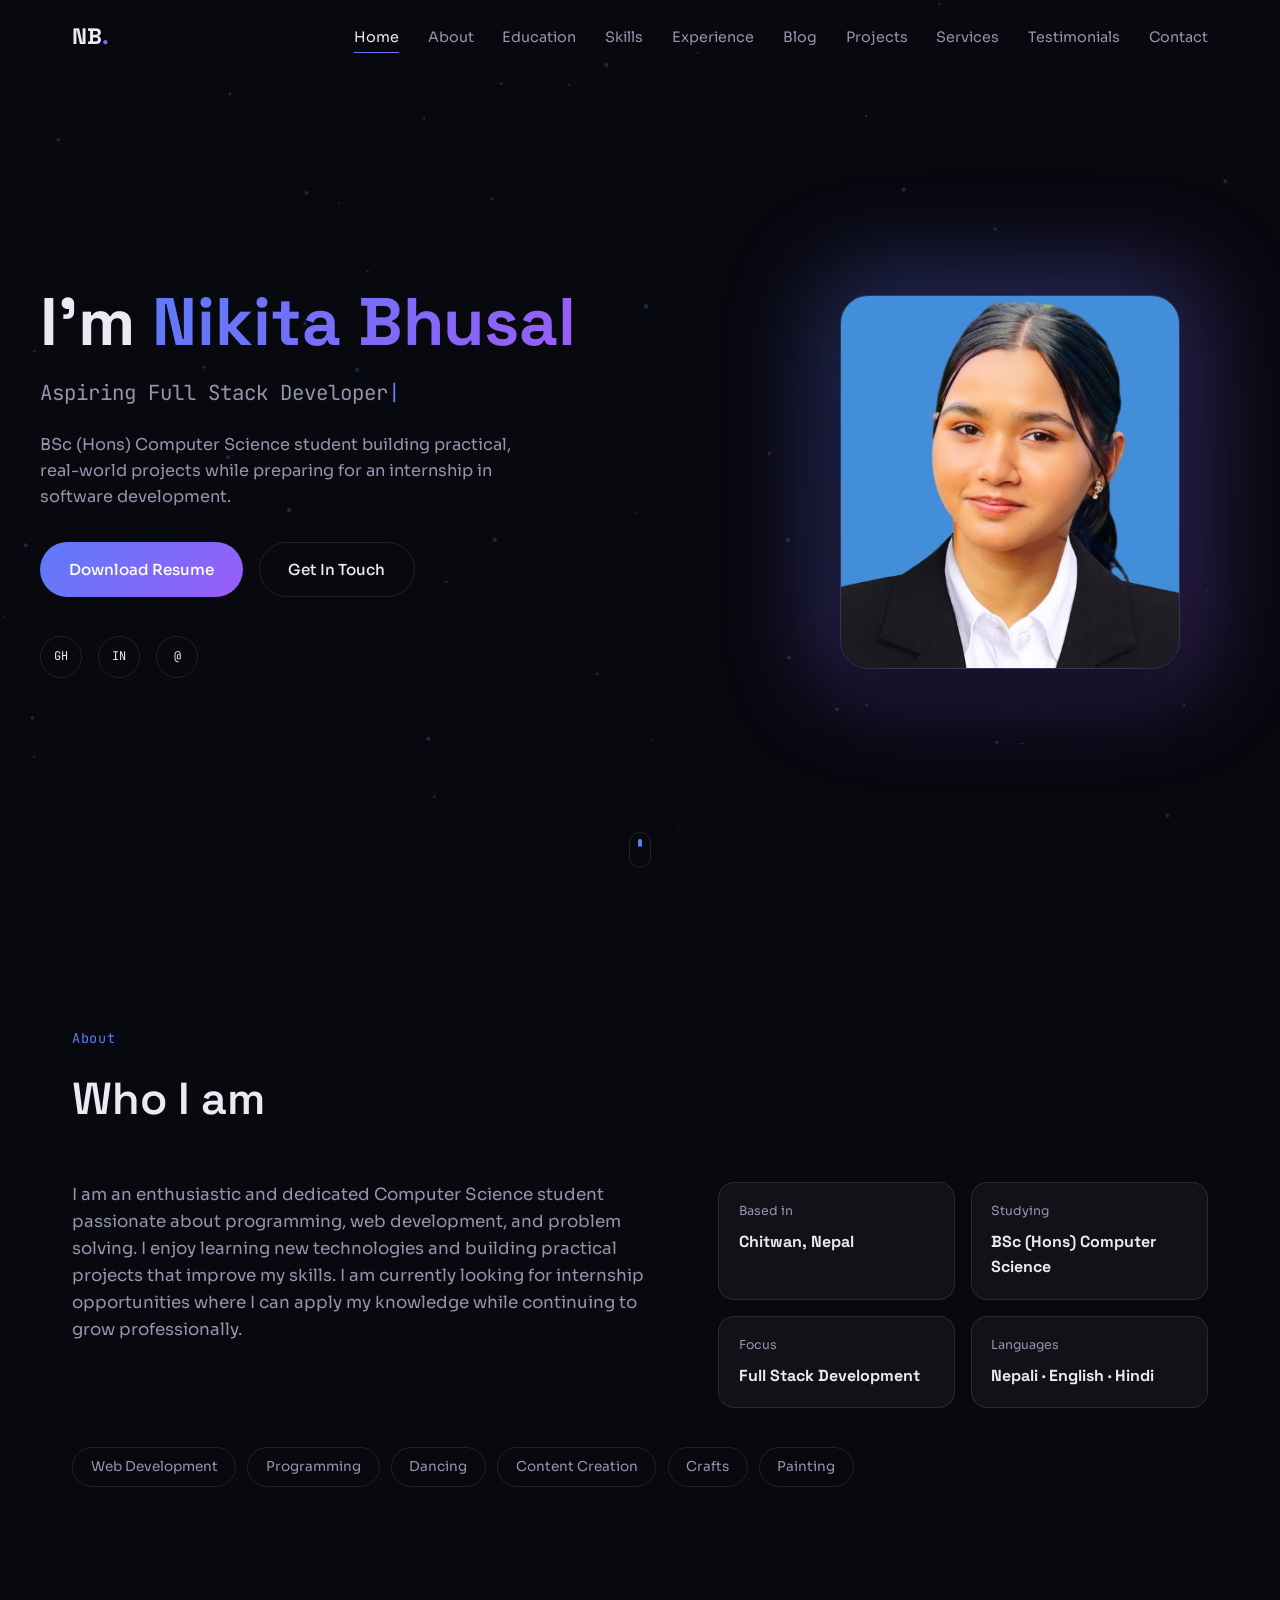
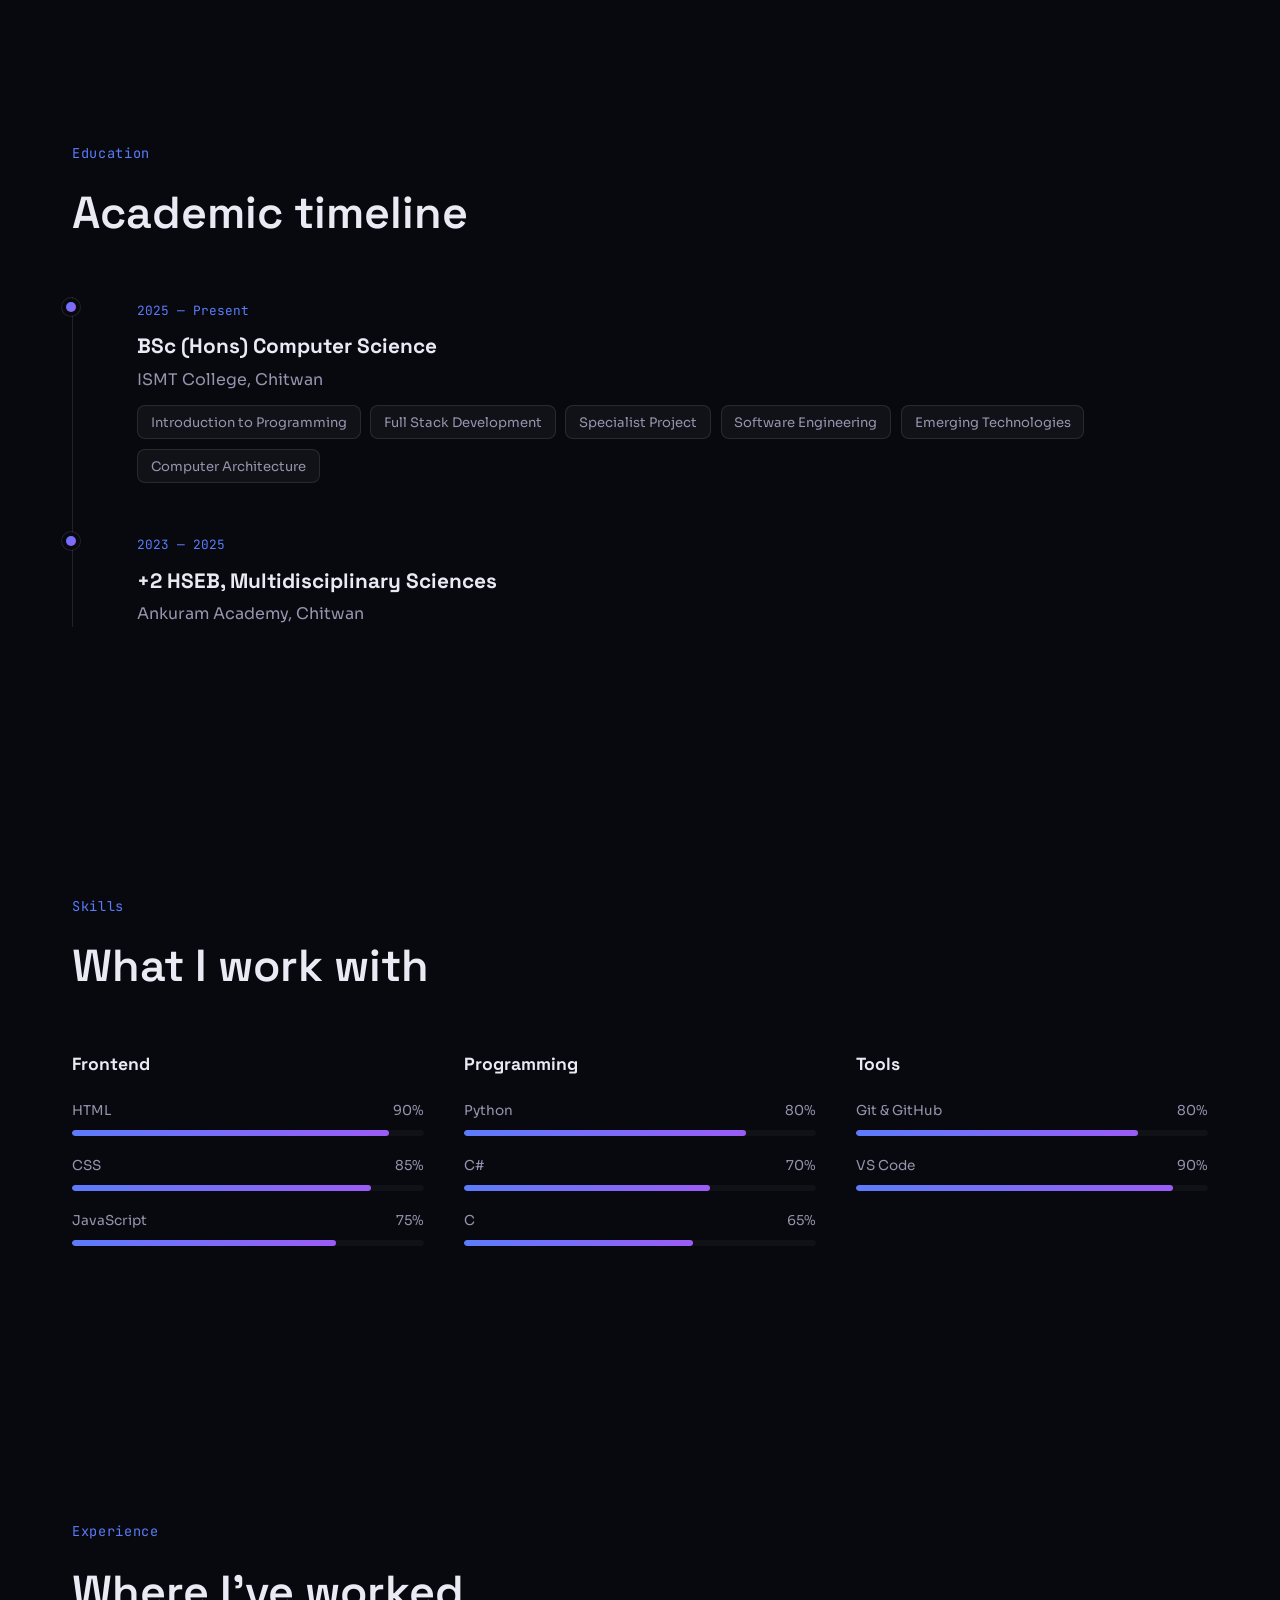
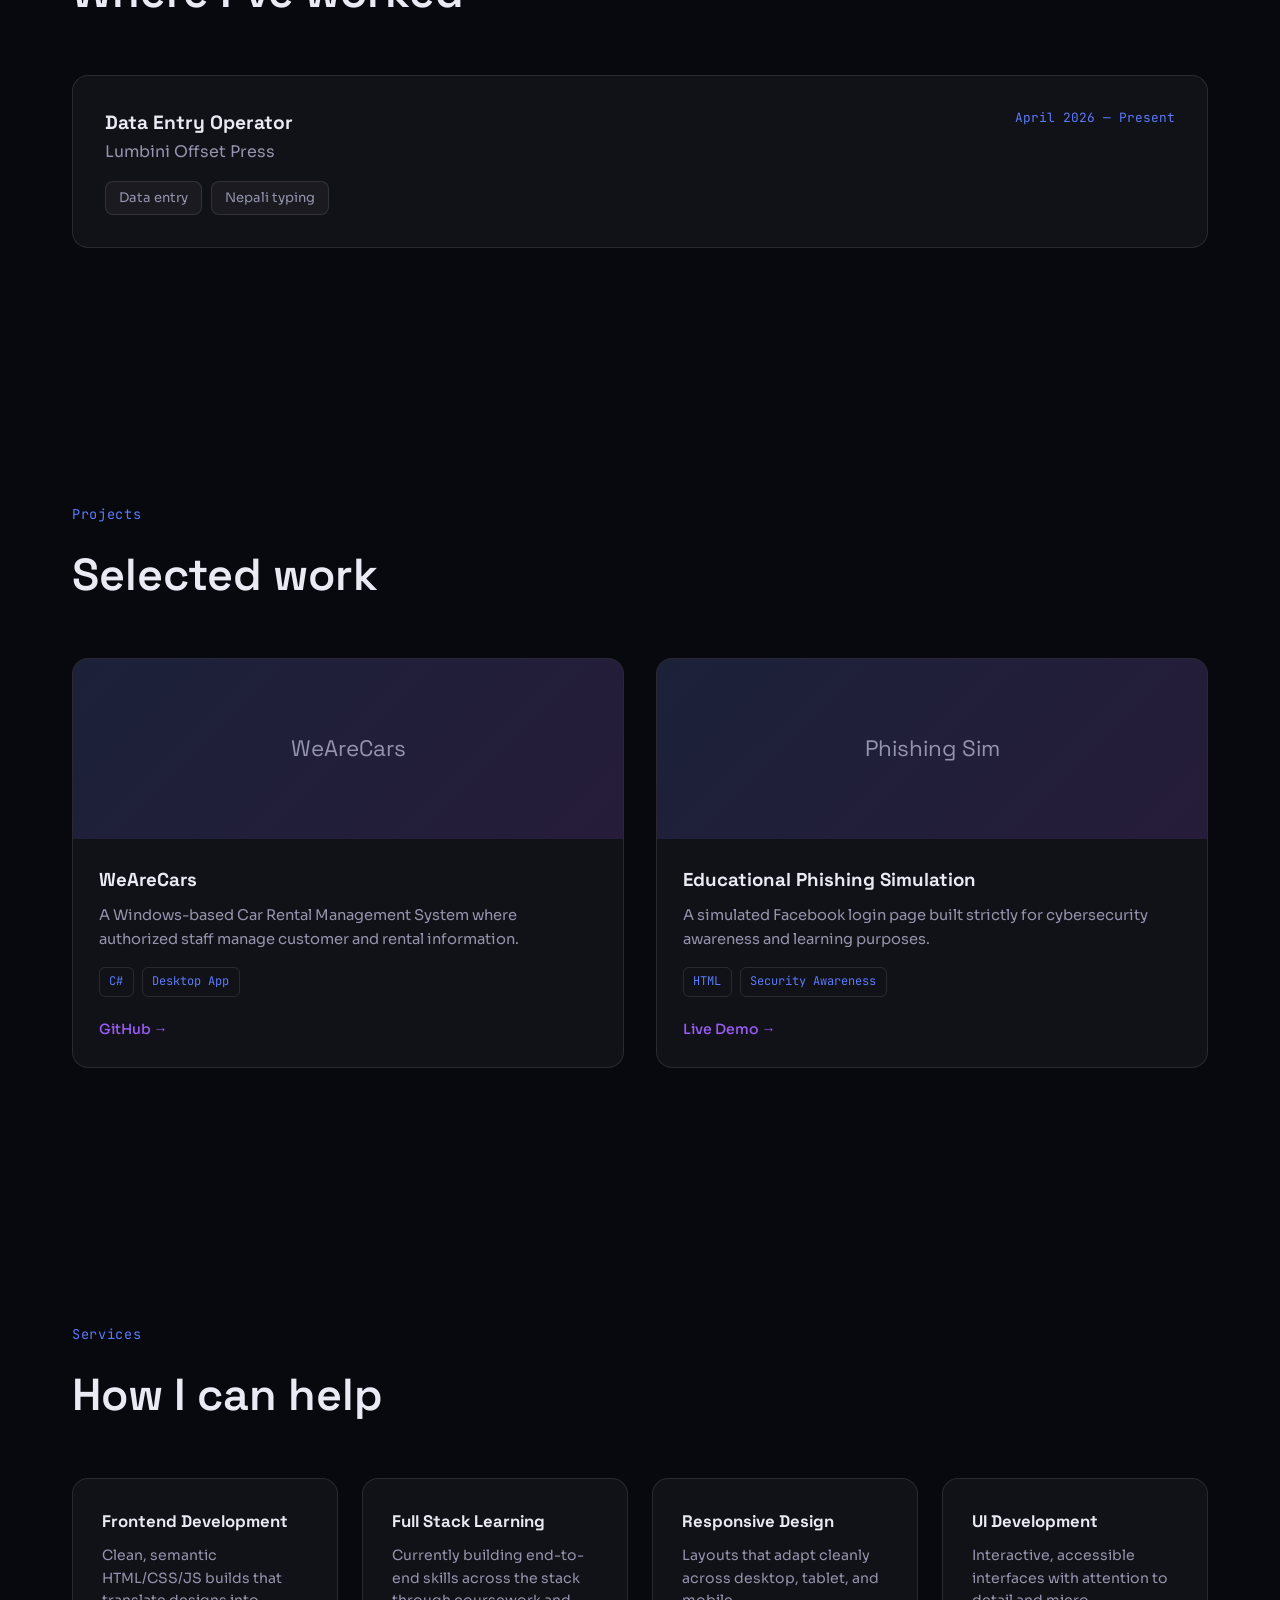
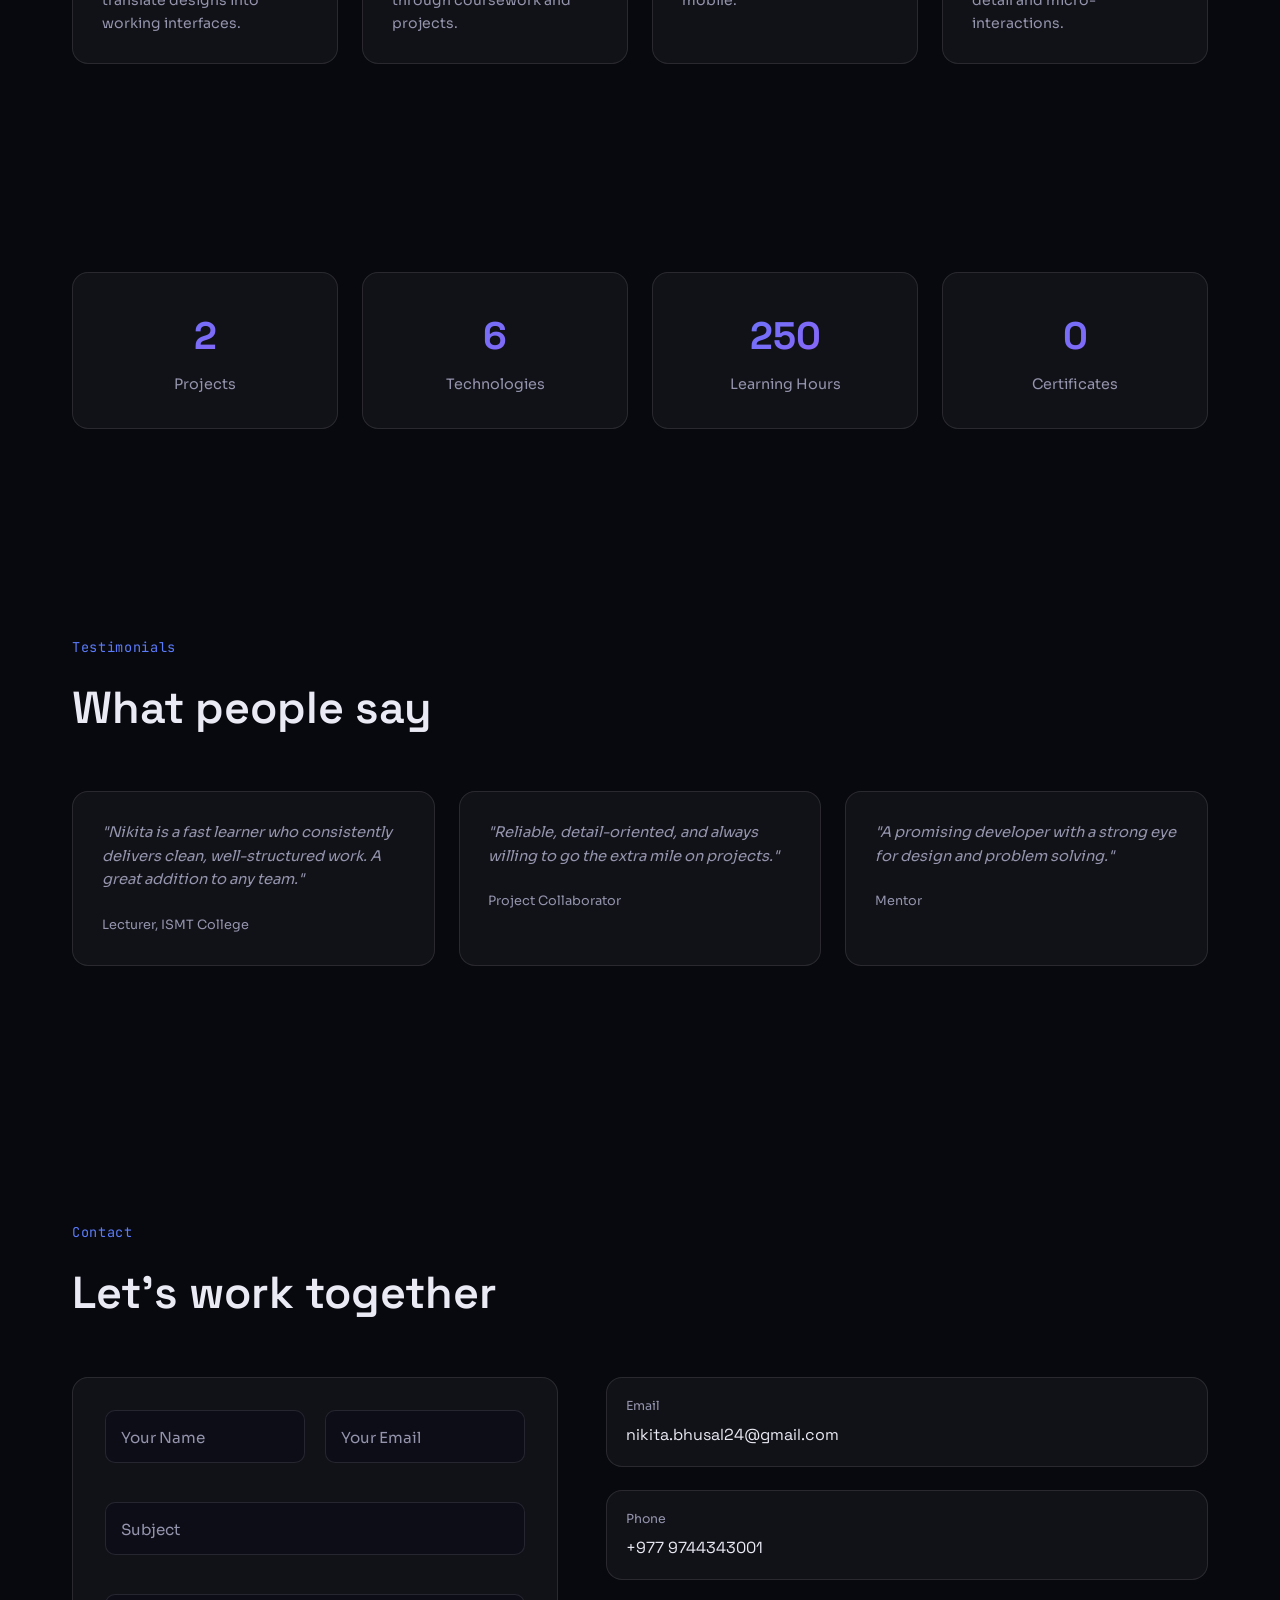
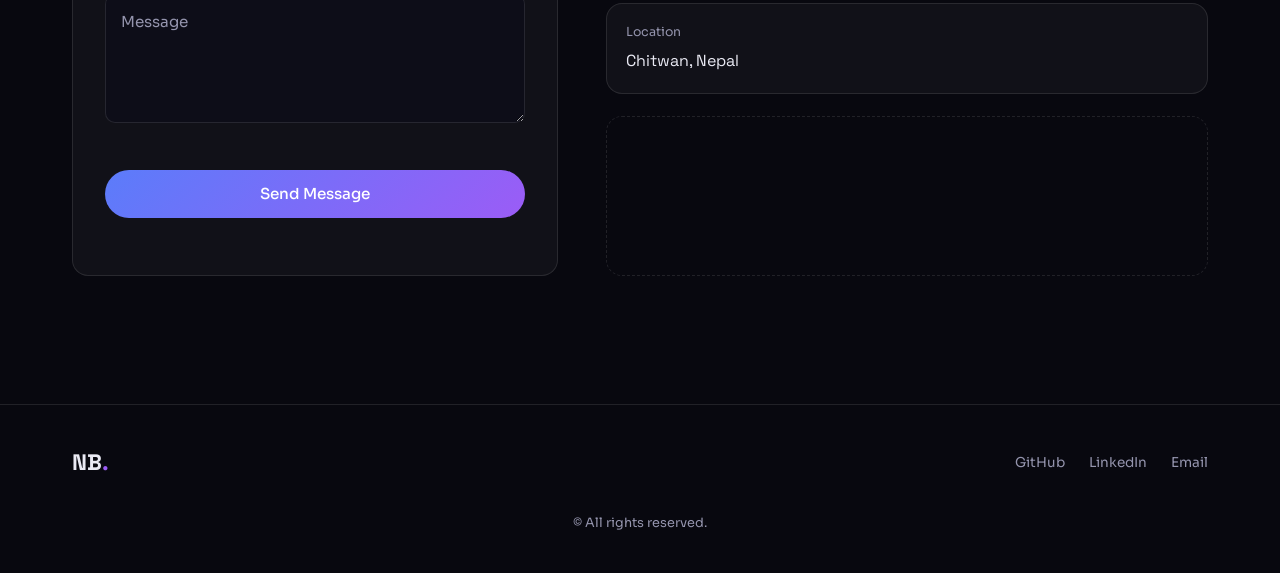
<file: index.html>
<!DOCTYPE html>
<html lang="en">
<head>
<meta charset="UTF-8">
<meta name="viewport" content="width=device-width, initial-scale=1.0">
<title>Nikita Bhusal | Full Stack Developer</title>
<meta name="description" content="Portfolio of Nikita Bhusal — BSc (Hons) Computer Science student and aspiring full stack developer.">
<link rel="preconnect" href="https://fonts.googleapis.com">
<link href="https://fonts.googleapis.com/css2?family=Space+Grotesk:wght@400;500;600;700&family=Sora:wght@300;400;500;600&family=JetBrains+Mono:wght@400;500&display=swap" rel="stylesheet">
<link rel="stylesheet" href="style.css">
</head>
<body>

<!-- Loading Screen -->
<div class="loader" id="loader">
  <div class="loader-code">
    <span>&lt;</span><span class="loader-name">Nikita</span><span>/&gt;</span>
  </div>
</div>

<!-- Custom Cursor -->
<div class="cursor-dot" id="cursorDot"></div>
<div class="cursor-ring" id="cursorRing"></div>

<!-- Scroll Progress -->
<div class="scroll-progress" id="scrollProgress"></div>

<!-- Particle Background -->
<canvas id="particles"></canvas>

<!-- Navbar -->
<header class="navbar" id="navbar">
  <div class="nav-inner">
    <a href="#home" class="logo">NB<span class="dot">.</span></a>
    <nav class="nav-links" id="navLinks">
      <a href="#home" class="nav-link active" data-nav>Home</a>
      <a href="#about" class="nav-link" data-nav>About</a>
      <a href="#education" class="nav-link" data-nav>Education</a>
      <a href="#skills" class="nav-link" data-nav>Skills</a>
      <a href="#experience" class="nav-link" data-nav>Experience</a>
      <a href="blog.html" class="nav-link" data-nav>Blog</a>
      <a href="#projects" class="nav-link" data-nav>Projects</a>
      <!-- <a href="#certs" class="nav-link" data-nav>Certificates</a> -->
      <a href="#services" class="nav-link" data-nav>Services</a>
      <a href="#testimonials" class="nav-link" data-nav>Testimonials</a>
      <a href="#contact" class="nav-link" data-nav>Contact</a>
    </nav>
    <button class="nav-toggle" id="navToggle" aria-label="Toggle menu">
      <span></span><span></span><span></span>
    </button>
  </div>
</header>

<main>

  <!-- Hero -->
  <section class="hero" id="home">
    <div class="hero-inner">
      <div class="hero-text reveal">
        
        <h1 class="hero-title">
          I'm <span class="gradient-text">Nikita Bhusal</span>
        </h1>
        <div class="hero-typed">
          <span id="typedText"></span><span class="cursor-blink">|</span>
        </div>
        <p class="hero-desc">BSc (Hons) Computer Science student building practical, real-world projects while preparing for an internship in software development.</p>
        <div class="hero-actions">
          <a href="Nikita_Bhusal_Resume.pdf" class="btn btn-primary" download>
            <span>Download Resume</span>
          </a>
          <a href="#contact" class="btn btn-outline">
            <span>Get In Touch</span>
          </a>
        </div>
        <div class="hero-socials">
          <a href="https://github.com/gitnikit" target="_blank" rel="noopener" aria-label="GitHub">GH</a>
          <a href="https://linkedin.com/in/nikita-bhusal-424390404" target="_blank" rel="noopener" aria-label="LinkedIn">IN</a>
<a href="https://mail.google.com" target="_blank"> @ </a>
        </div>
      </div>
      <div class="hero-visual reveal">
        <div class="hero-photo-wrap">
          <div class="hero-photo-glow"></div>
          <img src="profile.jpeg" alt="Nikita Bhusal" class="hero-photo">
        </div>
      </div>
    </div>
    <a href="#about" class="scroll-cue" aria-label="Scroll down"><span></span></a>
  </section>

  <!-- About -->
  <section class="section" id="about">
    <div class="container">
      <p class="section-eyebrow reveal">About</p>
      <h2 class="section-title reveal">Who I am</h2>
      <div class="about-grid">
        <p class="about-text reveal">I am an enthusiastic and dedicated Computer Science student passionate about programming, web development, and problem solving. I enjoy learning new technologies and building practical projects that improve my skills. I am currently looking for internship opportunities where I can apply my knowledge while continuing to grow professionally.</p>
        <div class="about-facts reveal">
          <div class="fact-card"><span>Based in</span><strong>Chitwan, Nepal</strong></div>
          <div class="fact-card"><span>Studying</span><strong>BSc (Hons) Computer Science</strong></div>
          <div class="fact-card"><span>Focus</span><strong>Full Stack Development</strong></div>
          <div class="fact-card"><span>Languages</span><strong>Nepali · English · Hindi</strong></div>
        </div>
      </div>
      <div class="interests reveal">
        <span class="chip">Web Development</span>
        <span class="chip">Programming</span>
        <span class="chip">Dancing</span>
        <span class="chip">Content Creation</span>
        <span class="chip">Crafts</span>
        <span class="chip">Painting</span>
      </div>
    </div>
  </section>

  <!-- Education -->
  <section class="section" id="education">
    <div class="container">
      <p class="section-eyebrow reveal">Education</p>
      <h2 class="section-title reveal">Academic timeline</h2>
      <div class="timeline">
        <div class="timeline-item reveal">
          <div class="timeline-dot"></div>
          <div class="timeline-content">
            <span class="timeline-date">2025 — Present</span>
            <h3>BSc (Hons) Computer Science</h3>
            <p>ISMT College, Chitwan</p>
            <ul class="timeline-list">
              <li>Introduction to Programming</li>
              <li>Full Stack Development</li>
              <li>Specialist Project</li>
              <li>Software Engineering</li>
              <li>Emerging Technologies</li>
              <li>Computer Architecture</li>
            </ul>
          </div>
        </div>
        <div class="timeline-item reveal">
          <div class="timeline-dot"></div>
          <div class="timeline-content">
            <span class="timeline-date">2023 — 2025</span>
            <h3>+2 HSEB, Multidisciplinary Sciences</h3>
            <p>Ankuram Academy, Chitwan</p>
          </div>
        </div>
      </div>
    </div>
  </section>

  <!-- Skills -->
  <section class="section" id="skills">
    <div class="container">
      <p class="section-eyebrow reveal">Skills</p>
      <h2 class="section-title reveal">What I work with</h2>
      <div class="skills-grid">
        <div class="skill-group reveal">
          <h3>Frontend</h3>
          <div class="skill-bar"><div class="skill-info"><span>HTML</span><span>90%</span></div><div class="bar"><div class="bar-fill" data-level="90"></div></div></div>
          <div class="skill-bar"><div class="skill-info"><span>CSS</span><span>85%</span></div><div class="bar"><div class="bar-fill" data-level="85"></div></div></div>
          <div class="skill-bar"><div class="skill-info"><span>JavaScript</span><span>75%</span></div><div class="bar"><div class="bar-fill" data-level="75"></div></div></div>
        </div>
        <div class="skill-group reveal">
          <h3>Programming</h3>
          <div class="skill-bar"><div class="skill-info"><span>Python</span><span>80%</span></div><div class="bar"><div class="bar-fill" data-level="80"></div></div></div>
          <div class="skill-bar"><div class="skill-info"><span>C#</span><span>70%</span></div><div class="bar"><div class="bar-fill" data-level="70"></div></div></div>
          <div class="skill-bar"><div class="skill-info"><span>C</span><span>65%</span></div><div class="bar"><div class="bar-fill" data-level="65"></div></div></div>
        </div>
        <div class="skill-group reveal">
          <h3>Tools</h3>
          <div class="skill-bar"><div class="skill-info"><span>Git &amp; GitHub</span><span>80%</span></div><div class="bar"><div class="bar-fill" data-level="80"></div></div></div>
          <div class="skill-bar"><div class="skill-info"><span>VS Code</span><span>90%</span></div><div class="bar"><div class="bar-fill" data-level="90"></div></div></div>
        </div>
      </div>
    </div>
  </section>

  <!-- Experience -->
  <section class="section" id="experience">
    <div class="container">
      <p class="section-eyebrow reveal">Experience</p>
      <h2 class="section-title reveal">Where I've worked</h2>
      <div class="exp-card reveal">
        <div class="exp-head">
          <div>
            <h3>Data Entry Operator</h3>
            <p>Lumbini Offset Press</p>
          </div>
          <span class="timeline-date">April 2026 — Present</span>
        </div>
        <ul class="timeline-list">
          <li>Data entry</li>
          <li>Nepali typing</li>
        </ul>
      </div>
    </div>
  </section>
   <!-- Projects -->
  <section class="section" id="projects">
    <div class="container">
      <p class="section-eyebrow reveal"> Projects</p>
      <h2 class="section-title reveal">Selected work</h2>
      <div class="projects-grid">
        <div class="project-card reveal">
          <div class="project-shot">WeAreCars</div>
          <div class="project-body">
            <h3>WeAreCars</h3>
            <p>A Windows-based Car Rental Management System where authorized staff manage customer and rental information.</p>
            <div class="project-tags"><span>C#</span><span>Desktop App</span></div>
            <div class="project-links">
              <a href="https://github.com/gitnikit/WeAreCars" target="_blank" rel="noopener">GitHub →</a>
            </div>
          </div>
        </div>
        <div class="project-card reveal">
          <div class="project-shot">Phishing Sim</div>
          <div class="project-body">
            <h3>Educational Phishing Simulation</h3>
            <p>A simulated Facebook login page built strictly for cybersecurity awareness and learning purposes.</p>
            <div class="project-tags"><span>HTML</span><span>Security Awareness</span></div>
            <div class="project-links">
              <a href="https://gitnikit.github.io/phisingsite/" target="_blank" rel="noopener">Live Demo →</a>
            </div>
          </div>
        </div>
      </div>
    </div>
  </section>

  <!-- Certificates -->
  <!-- <section class="section" id="certs">
    <div class="container">
      <p class="section-eyebrow reveal"> Achievements</p>
      <h2 class="section-title reveal">Certifications</h2>
      <div class="certs-grid">
        <div class="cert-card placeholder reveal">
          <span>+</span>
          <p>Add your certificate</p>
        </div>
        <div class="cert-card placeholder reveal">
          <span>+</span>
          <p>Add your certificate</p>
        </div>
        <div class="cert-card placeholder reveal">
          <span>+</span>
          <p>Add your certificate</p>
        </div>
      </div>
    </div>
  </section> -->

  <!-- Services -->
  <section class="section" id="services">
    <div class="container">
      <p class="section-eyebrow reveal"> Services</p>
      <h2 class="section-title reveal">How I can help</h2>
      <div class="services-grid">
        <div class="service-card reveal"><h3>Frontend Development</h3><p>Clean, semantic HTML/CSS/JS builds that translate designs into working interfaces.</p></div>
        <div class="service-card reveal"><h3>Full Stack Learning</h3><p>Currently building end-to-end skills across the stack through coursework and projects.</p></div>
        <div class="service-card reveal"><h3>Responsive Design</h3><p>Layouts that adapt cleanly across desktop, tablet, and mobile.</p></div>
        <div class="service-card reveal"><h3>UI Development</h3><p>Interactive, accessible interfaces with attention to detail and micro-interactions.</p></div>
      </div>
    </div>
  </section>

  <!-- Stats -->
  <section class="section stats-section">
    <div class="container">
      <div class="stats-grid">
        <div class="stat-card reveal"><span class="stat-num" data-target="2">0</span><p>Projects</p></div>
        <div class="stat-card reveal"><span class="stat-num" data-target="6">0</span><p>Technologies</p></div>
        <div class="stat-card reveal"><span class="stat-num" data-target="500">0</span><p>Learning Hours</p></div>
        <div class="stat-card reveal"><span class="stat-num" data-target="0">0</span><p>Certificates</p></div>
      </div>
    </div>
  </section>

  <!-- Testimonials -->
  <section class="section" id="testimonials">
    <div class="container">
      <p class="section-eyebrow reveal">Testimonials</p>
      <h2 class="section-title reveal">What people say</h2>
      <div class="testimonials-grid">
        <div class="testimonial-card reveal">
          <p>"Nikita is a fast learner who consistently delivers clean, well-structured work. A great addition to any team."</p>
          <div class="testimonial-author"><strong></strong><span>Lecturer, ISMT College</span></div>
        </div>
        <div class="testimonial-card reveal">
          <p>"Reliable, detail-oriented, and always willing to go the extra mile on projects."</p>
          <div class="testimonial-author"><strong></strong><span>Project Collaborator</span></div>
        </div>
        <div class="testimonial-card reveal">
          <p>"A promising developer with a strong eye for design and problem solving."</p>
          <div class="testimonial-author"><strong></strong><span>Mentor</span></div>
        </div>
      </div>
    </div>
  </section>

  <!-- Contact -->
  <section class="section" id="contact">
    <div class="container">
      <p class="section-eyebrow reveal"> Contact</p>
      <h2 class="section-title reveal">Let's work together</h2>
      <div class="contact-grid">
        <form class="contact-form reveal" id="contactForm" novalidate>
          <div class="form-row">
            <div class="form-field">
              <input type="text" id="name" name="name" placeholder=" " required>
              <label for="name">Your Name</label>
              <span class="error-msg" id="nameError"></span>
            </div>
            <div class="form-field">
              <input type="email" id="email" name="email" placeholder=" " required>
              <label for="email">Your Email</label>
              <span class="error-msg" id="emailError"></span>
            </div>
          </div>
          <div class="form-field">
            <input type="text" id="subject" name="subject" placeholder=" " required>
            <label for="subject">Subject</label>
            <span class="error-msg" id="subjectError"></span>
          </div>
          <div class="form-field">
            <textarea id="message" name="message" rows="5" placeholder=" " required></textarea>
            <label for="message">Message</label>
            <span class="error-msg" id="messageError"></span>
          </div>
          <button type="submit" class="btn btn-primary full">Send Message</button>
          <p class="form-success" id="formSuccess">Message sent! I'll get back to you soon.</p>
        </form>
        <div class="contact-info reveal">
          <div class="info-item"><span>Email</span><a href="mailto:nikita.bhusal24@gmail.com">nikita.bhusal24@gmail.com</a></div>
          <div class="info-item"><span>Phone</span><a href="tel:+9779867175328">+977 9744343001</a></div>
          <div class="info-item"><span>Location</span><p>Chitwan, Nepal</p></div>
          <div class="map-placeholder">
            <iframe src="https://www.google.com/maps/embed?pb=!1m18!1m12!1m3!1d3533.363919207295!2d84.45454757492188!3d27.67514502691197!2m3!1f0!2f0!3f0!3m2!1i1024!2i768!4f13.1!3m3!1m2!1s0x3994e5c6a13310a5%3A0x9436d48444c28ffc!2sISMT%20College%20Chitwan!5e0!3m2!1sen!2snp!4v1785336603031!5m2!1sen!2snp" width="600" height="150" style="border:0;" allowfullscreen="" loading="lazy" referrerpolicy="strict-origin-when-cross-origin"></iframe></div>
        </div>
      </div>
    </div>
  </section>

</main>

<footer class="footer">
  <div class="container footer-inner">
    <a href="#home" class="logo">NB<span class="dot">.</span></a>
    <div class="footer-socials">
      <a href="https://github.com/gitnikit" target="_blank" rel="noopener">GitHub</a>
      <a href="https://linkedin.com/in/nikita-bhusal-424390404" target="_blank" rel="noopener">LinkedIn</a>
      <a href="mailto:nikita.bhusal24@gmail.com">Email</a>
    </div>
    <p class="footer-copy">© All rights reserved.</p>
  </div>
</footer>

<button class="back-to-top" id="backToTop" aria-label="Back to top">↑</button>

<script src="script.js"></script>
</body>
</html>
</file>
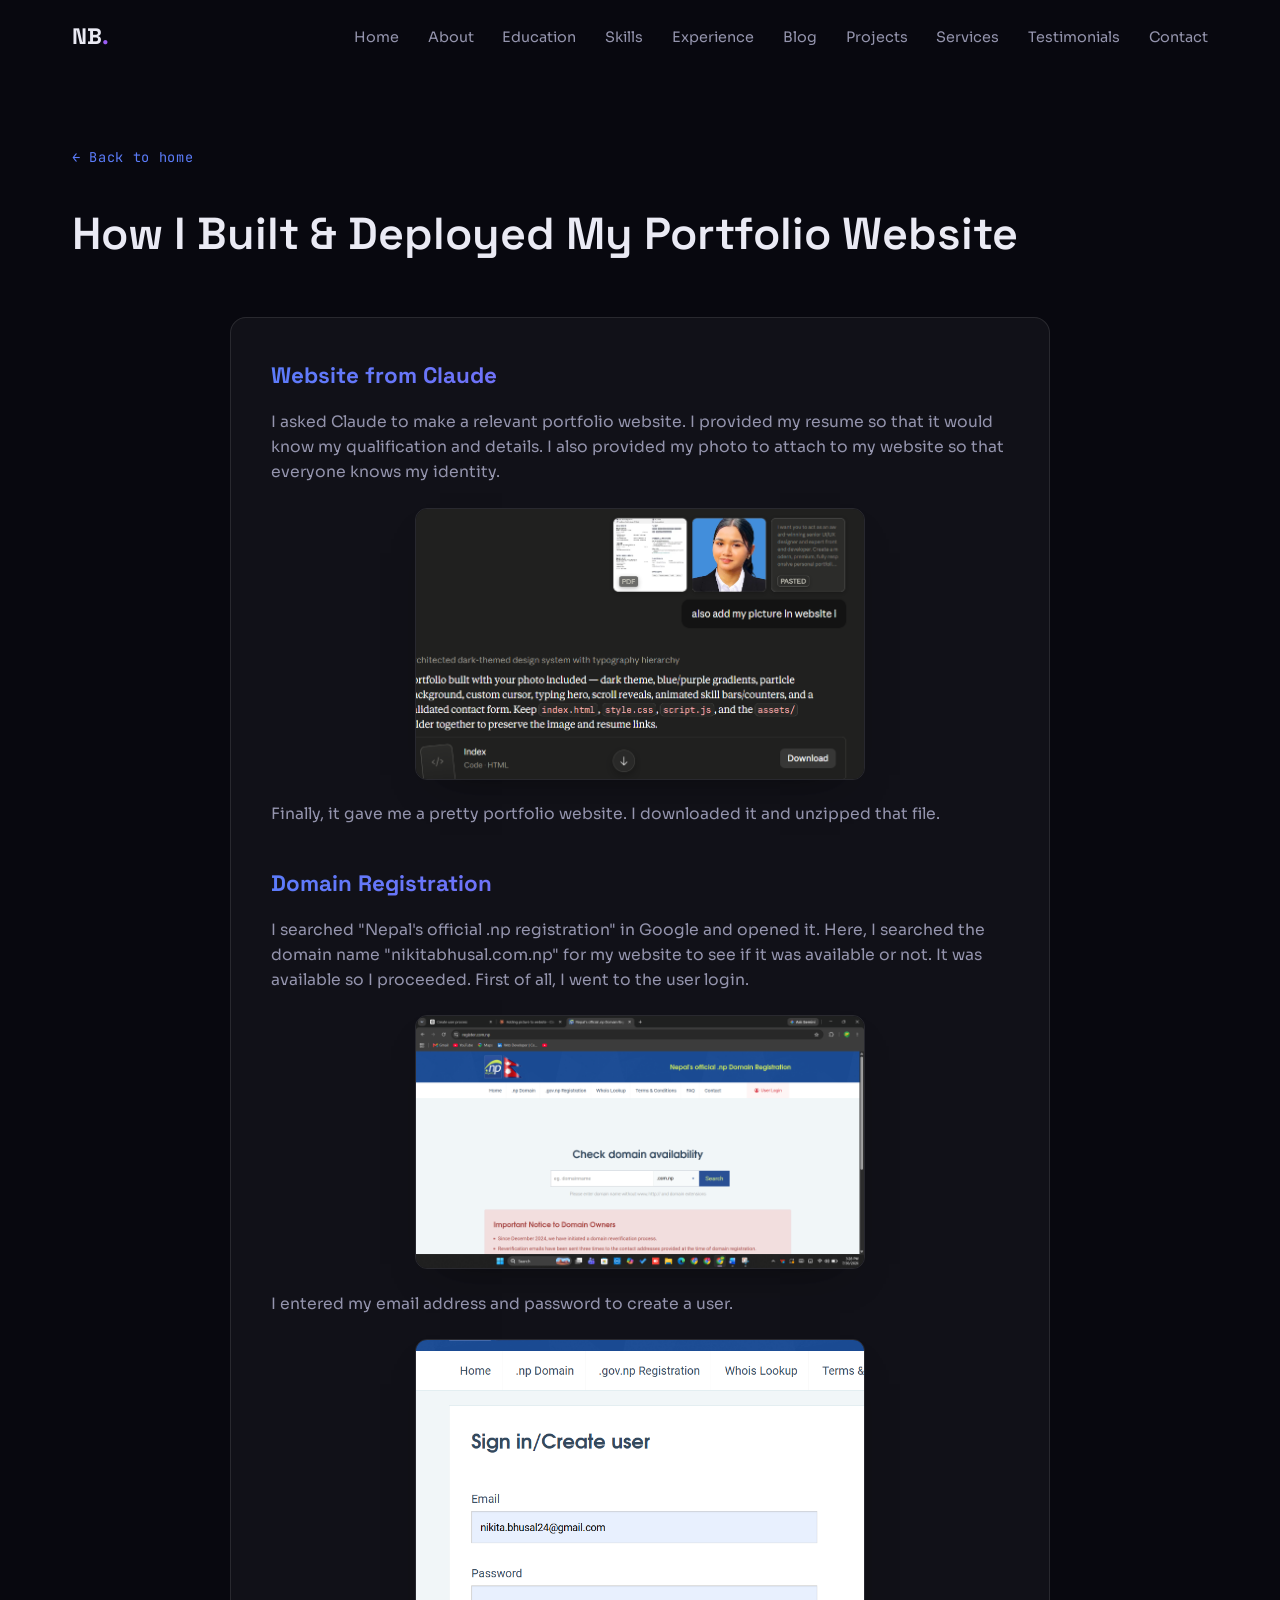
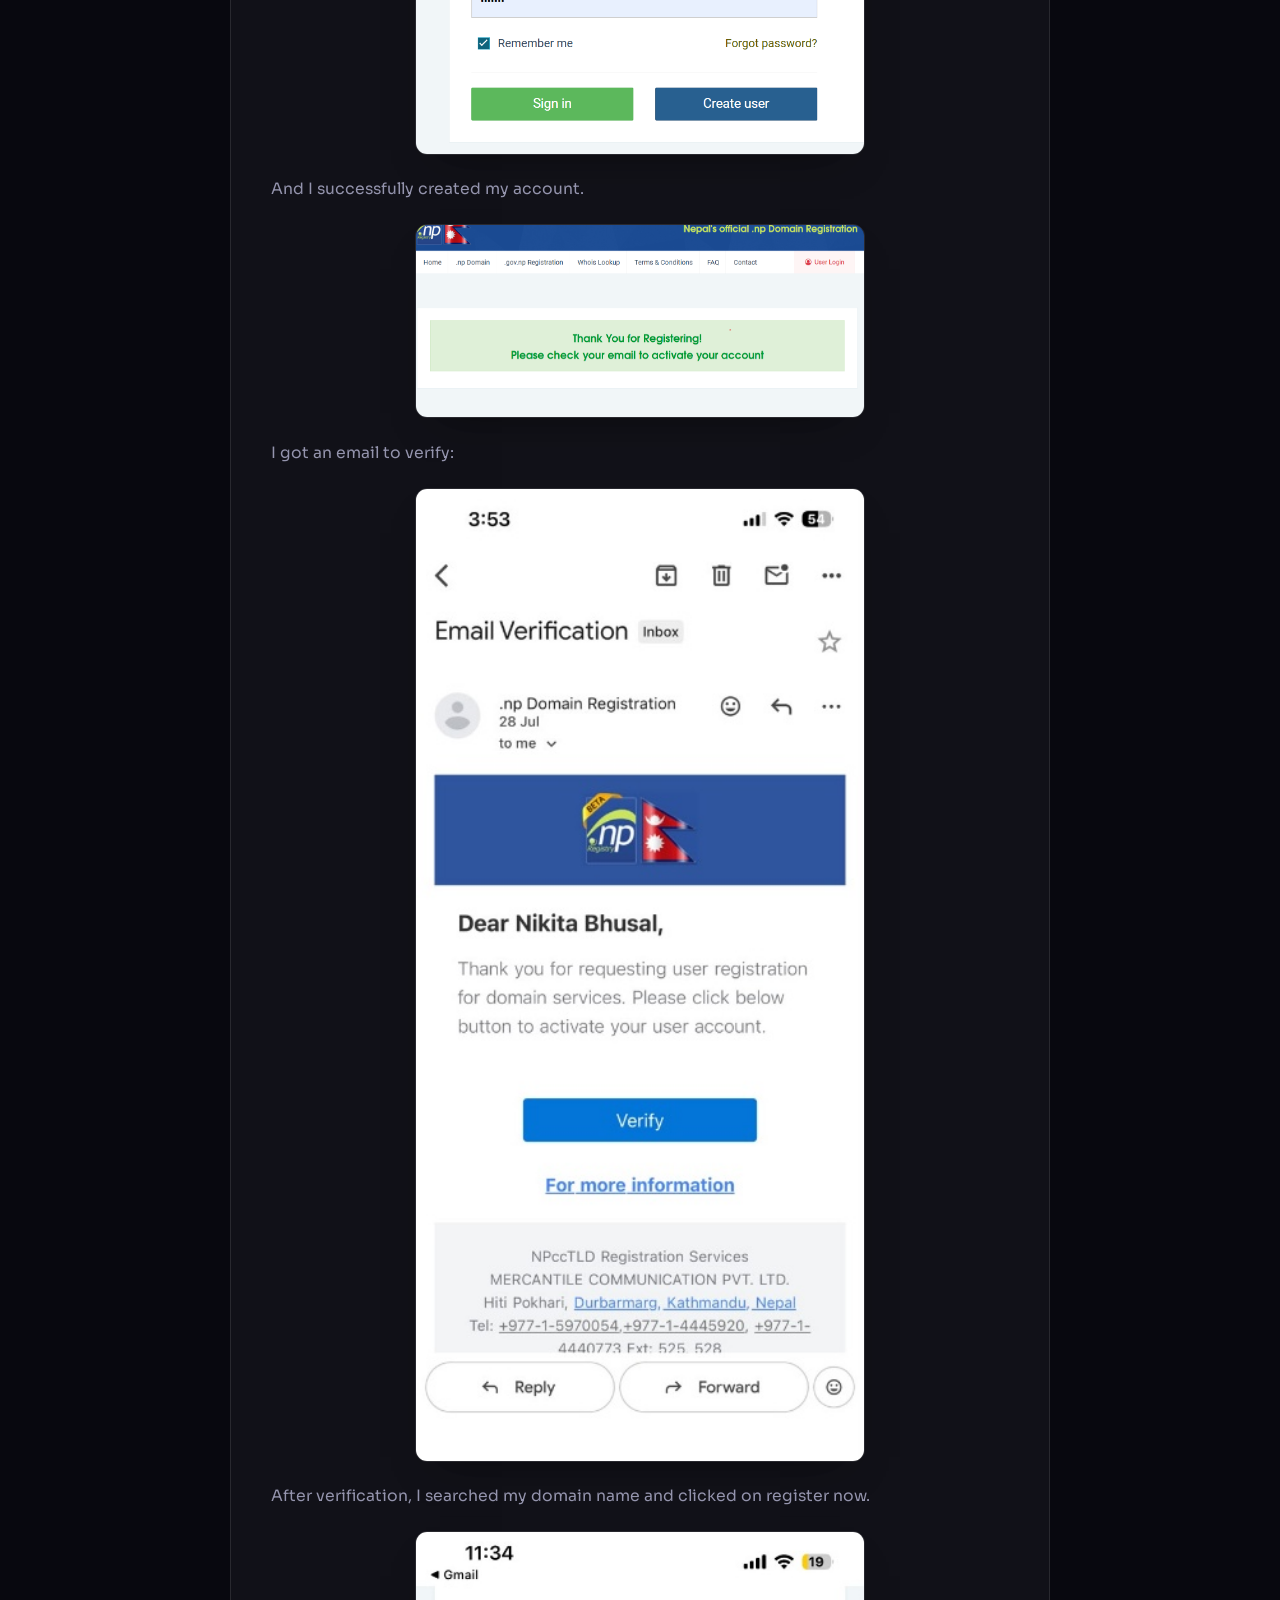
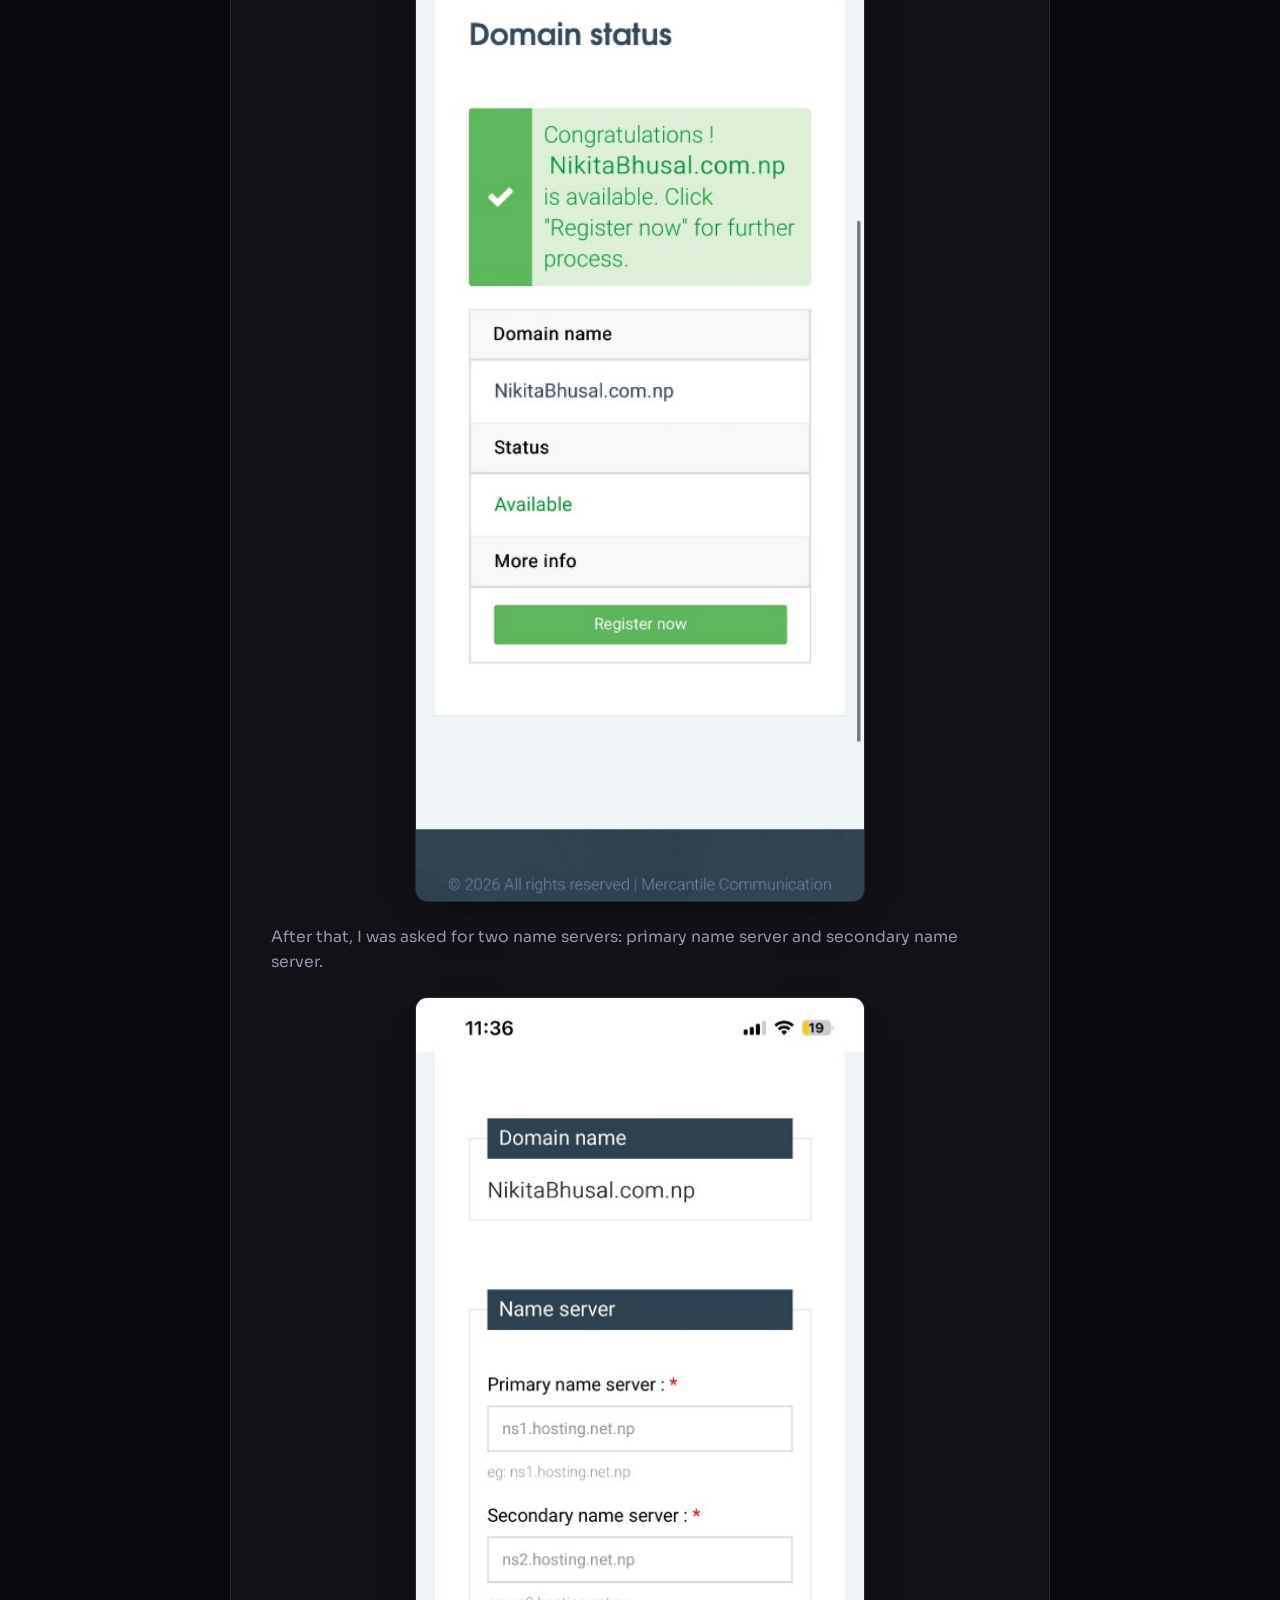
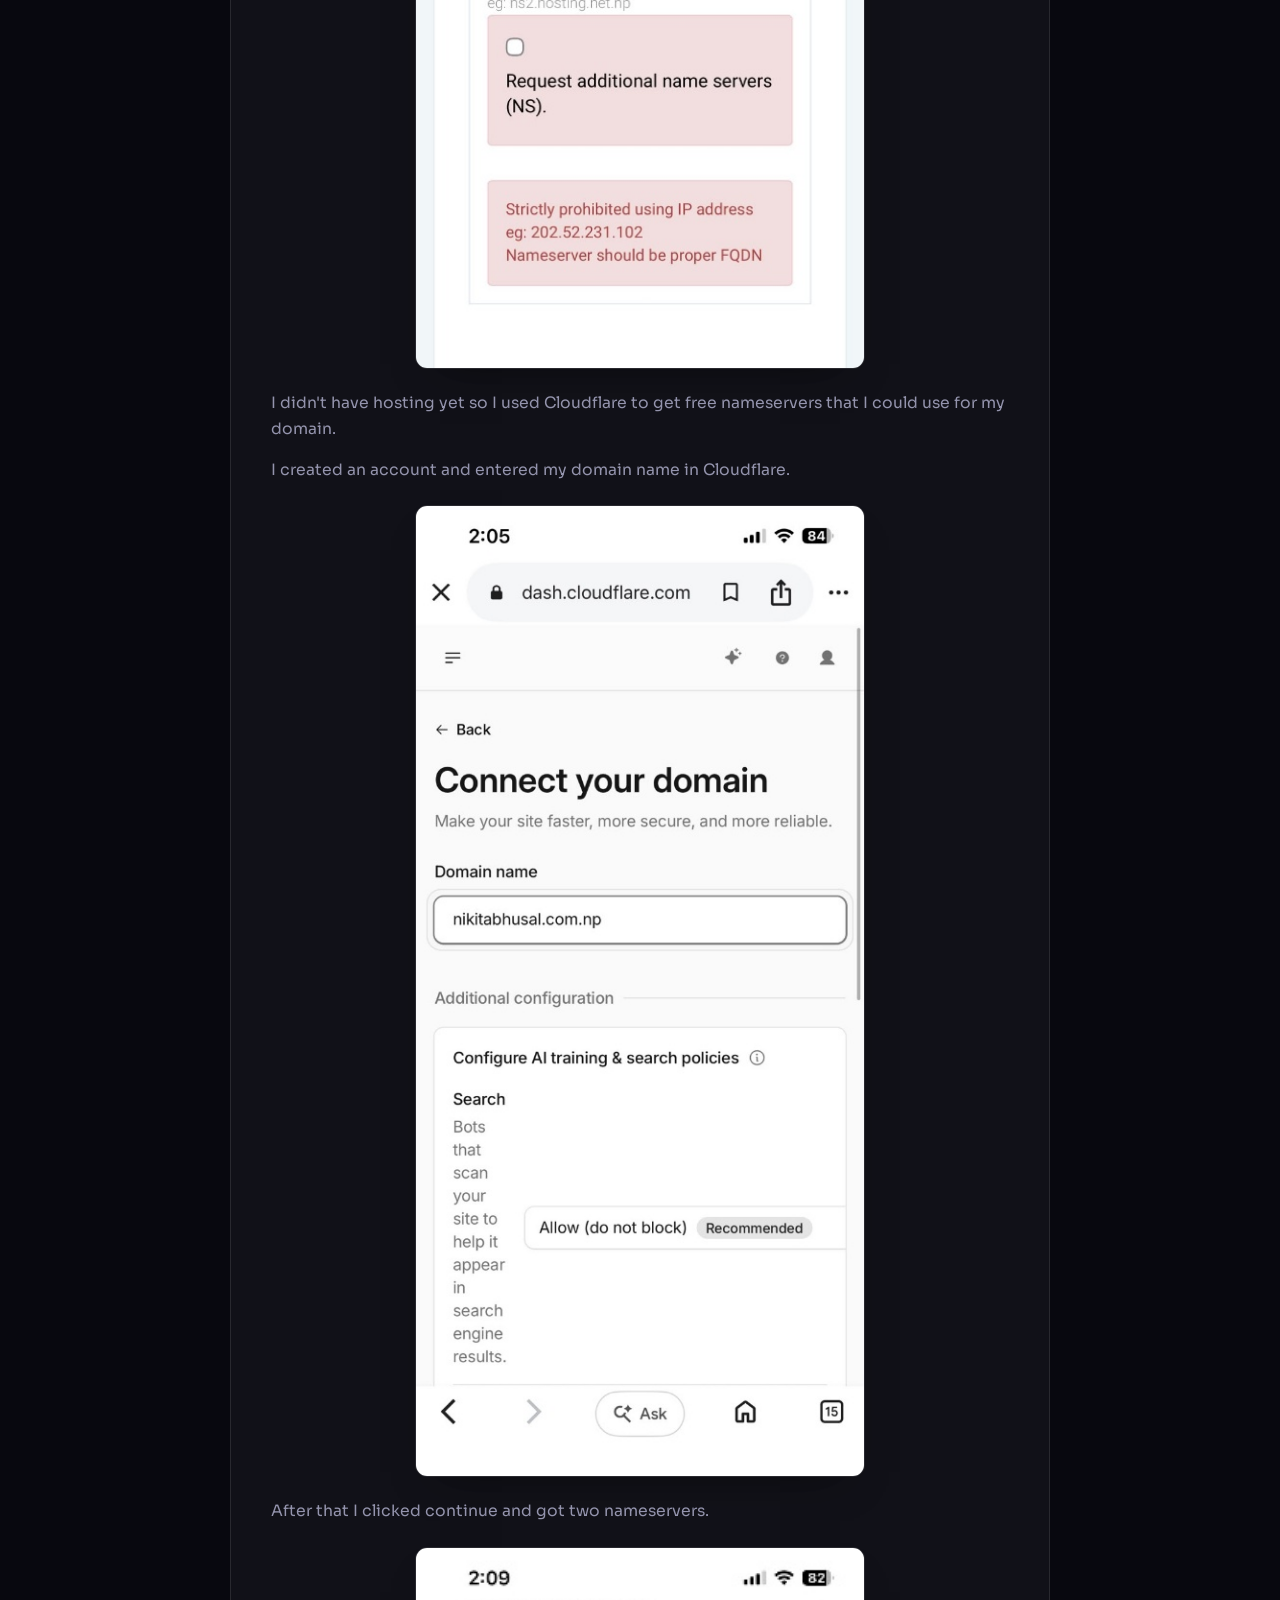
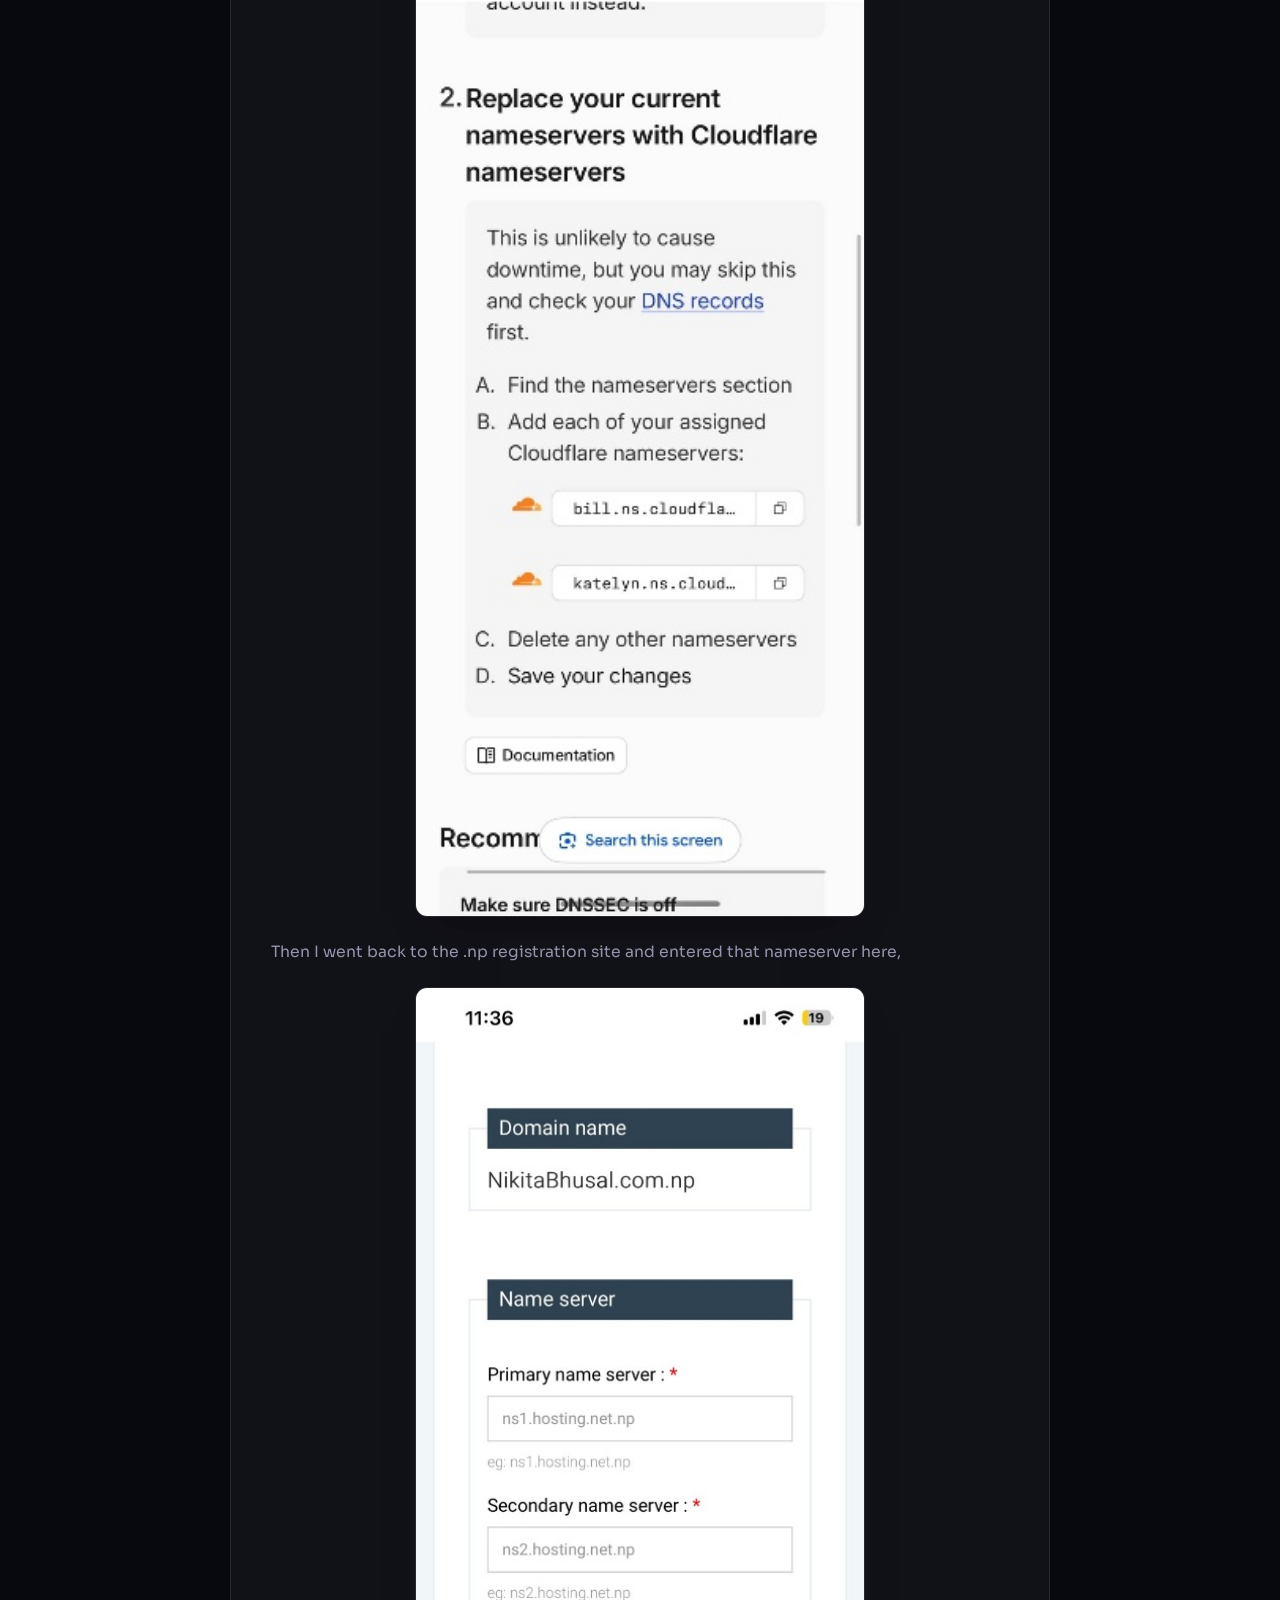
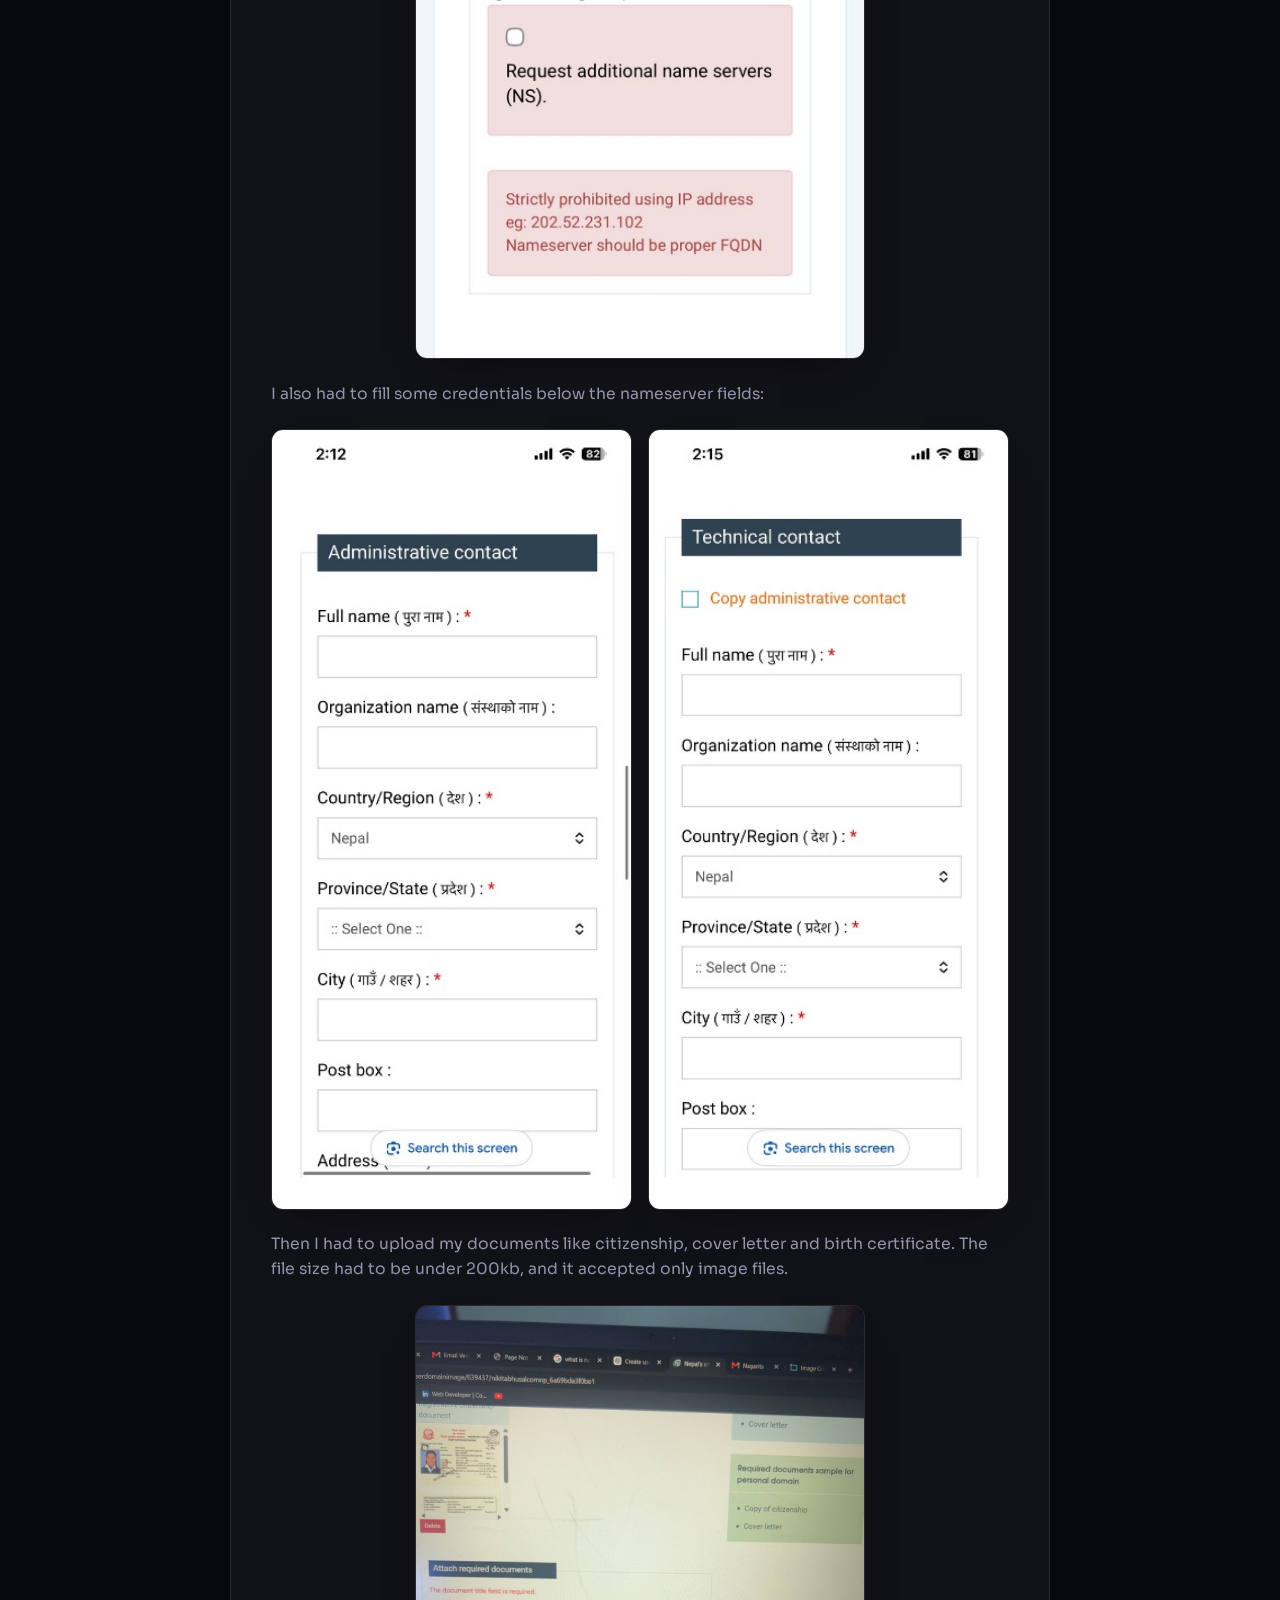
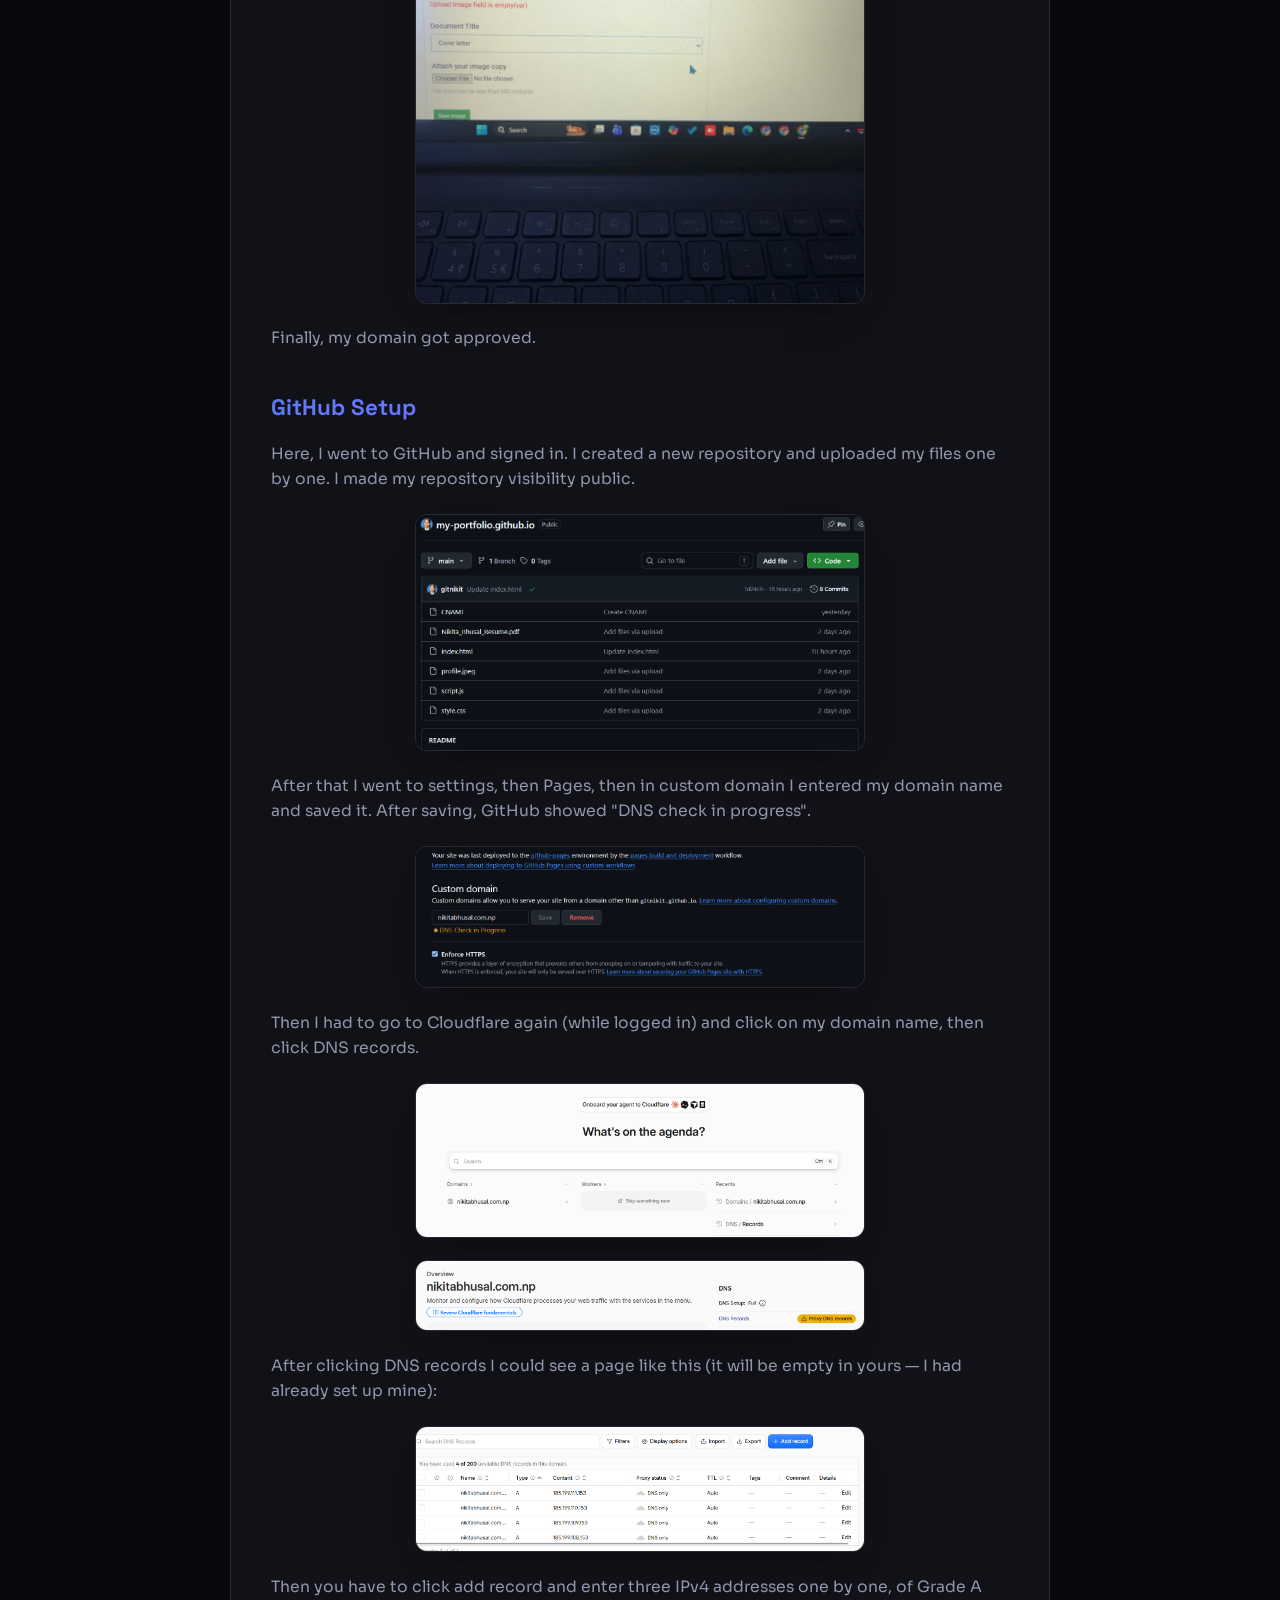
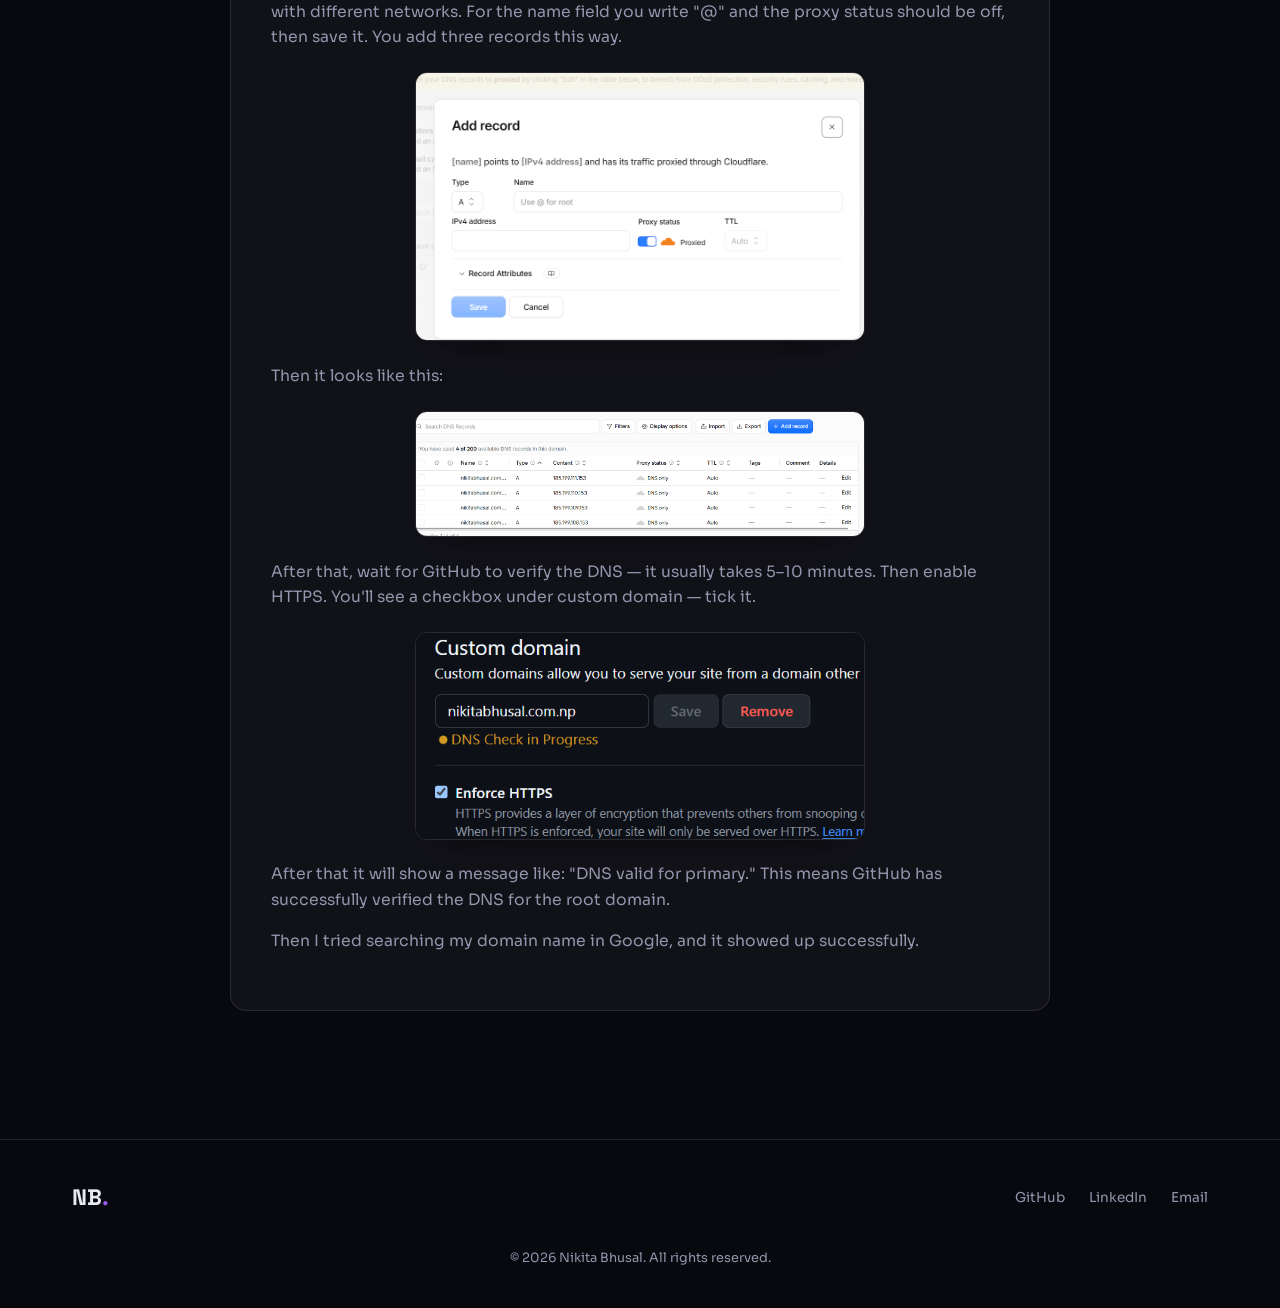
<file: blog.html>
<!DOCTYPE html>
<html lang="en">
<head>
<meta charset="UTF-8">
<meta name="viewport" content="width=device-width, initial-scale=1.0">
<title>Blog | Nikita Bhusal</title>
<meta name="description" content="Blog by Nikita Bhusal — notes on building and deploying my portfolio website.">
<link rel="preconnect" href="https://fonts.googleapis.com">
<link href="https://fonts.googleapis.com/css2?family=Space+Grotesk:wght@400;500;600;700&family=Sora:wght@300;400;500;600&family=JetBrains+Mono:wght@400;500&display=swap" rel="stylesheet">
<link rel="stylesheet" href="style.css">
</head>
<body>

<!-- Custom Cursor -->
<div class="cursor-dot" id="cursorDot"></div>
<div class="cursor-ring" id="cursorRing"></div>

<!-- Scroll Progress -->
<div class="scroll-progress" id="scrollProgress"></div>

<!-- Particle Background -->
<canvas id="particles"></canvas>

<!-- Navbar -->
<header class="navbar" id="navbar">
  <div class="nav-inner">
    <a href="index.html" class="logo">NB<span class="dot">.</span></a>
    <nav class="nav-links" id="navLinks">
      <a href="index.html#home" class="nav-link" data-nav>Home</a>
      <a href="index.html#about" class="nav-link" data-nav>About</a>
      <a href="index.html#education" class="nav-link" data-nav>Education</a>
      <a href="index.html#skills" class="nav-link" data-nav>Skills</a>
      <a href="index.html#experience" class="nav-link" data-nav>Experience</a>
      <a href="blog.html" class="nav-link active" data-nav>Blog</a>
      <a href="index.html#projects" class="nav-link" data-nav>Projects</a>
      <a href="index.html#services" class="nav-link" data-nav>Services</a>
      <a href="index.html#testimonials" class="nav-link" data-nav>Testimonials</a>
      <a href="index.html#contact" class="nav-link" data-nav>Contact</a>
    </nav>
    <button class="nav-toggle" id="navToggle" aria-label="Toggle menu">
      <span></span><span></span><span></span>
    </button>
  </div>
</header>

<main>
  <section class="section" style="padding-top:9rem;">
    <div class="container">
      <a href="index.html" class="section-eyebrow" style="display:inline-block;margin-bottom:1rem;">← Back to home</a>
      <p class="section-eyebrow"></p>
      <h2 class="section-title">How I Built &amp; Deployed My Portfolio Website</h2>

      <article class="blog-post">

        <h3>Website from Claude</h3>
        <p>I asked Claude to make a relevant portfolio website. I provided my resume so that it would know my qualification and details. I also provided my photo to attach to my website so that everyone knows my identity.</p>
        <figure><img src="assets/blog/image1.png" alt="Portfolio website generated by Claude"></figure>
        <p>Finally, it gave me a pretty portfolio website. I downloaded it and unzipped that file.</p>

        <h3>Domain Registration</h3>
        <p>I searched "Nepal's official .np registration" in Google and opened it. Here, I searched the domain name "nikitabhusal.com.np" for my website to see if it was available or not. It was available so I proceeded. First of all, I went to the user login.</p>
        <figure><img src="assets/blog/image2.png" alt="np domain registration login page"></figure>
        <p>I entered my email address and password to create a user.</p>
        <figure><img src="assets/blog/image3.png" alt="Creating a user account"></figure>
        <p>And I successfully created my account.</p>
        <figure><img src="assets/blog/image4.png" alt="Account created successfully"></figure>
        <p>I got an email to verify:</p>
        <figure><img src="assets/blog/image5.jpeg" alt="Verification email"></figure>
        <p>After verification, I searched my domain name and clicked on register now.</p>
        <figure><img src="assets/blog/image6.jpeg" alt="Domain search and register"></figure>
        <p>After that, I was asked for two name servers: primary name server and secondary name server.</p>
        <figure><img src="assets/blog/image7.jpeg" alt="Nameserver fields"></figure>
        <p>I didn't have hosting yet so I used Cloudflare to get free nameservers that I could use for my domain.</p>
        <p>I created an account and entered my domain name in Cloudflare.</p>
        <figure><img src="assets/blog/image8.jpeg" alt="Adding domain to Cloudflare"></figure>
        <p>After that I clicked continue and got two nameservers.</p>
        <figure><img src="assets/blog/image9.jpeg" alt="Cloudflare nameservers"></figure>
        <p>Then I went back to the .np registration site and entered that nameserver here,</p>
        <figure><img src="assets/blog/image7.jpeg" alt="Entering nameservers on np registration site"></figure>
        <p>I also had to fill some credentials below the nameserver fields:</p>
        <figure class="figure-pair">
          <img src="assets/blog/image10.jpeg" alt="Registration credentials form part 1">
          <img src="assets/blog/image11.jpeg" alt="Registration credentials form part 2">
        </figure>
        <p>Then I had to upload my documents like citizenship, cover letter and birth certificate. The file size had to be under 200kb, and it accepted only image files.</p>
        <figure><img src="assets/blog/image12.jpeg" alt="Document upload for domain verification"></figure>
        <p>Finally, my domain got approved.</p>

        <h3>GitHub Setup</h3>
        <p>Here, I went to GitHub and signed in. I created a new repository and uploaded my files one by one. I made my repository visibility public.</p>
        <figure><img src="assets/blog/image13.png" alt="Creating a new GitHub repository"></figure>
        <p>After that I went to settings, then Pages, then in custom domain I entered my domain name and saved it. After saving, GitHub showed "DNS check in progress".</p>
        <figure><img src="assets/blog/image14.png" alt="GitHub Pages custom domain DNS check in progress"></figure>
        <p>Then I had to go to Cloudflare again (while logged in) and click on my domain name, then click DNS records.</p>
        <figure><img src="assets/blog/image15.png" alt="Cloudflare DNS records navigation"></figure>
        <figure><img src="assets/blog/image16.png" alt="Cloudflare DNS records page"></figure>
        <p>After clicking DNS records I could see a page like this (it will be empty in yours — I had already set up mine):</p>
        <figure><img src="assets/blog/image17.png" alt="Cloudflare DNS records list"></figure>
        <p>Then you have to click add record and enter three IPv4 addresses one by one, of Grade A with different networks. For the name field you write "@" and the proxy status should be off, then save it. You add three records this way.</p>
        <figure><img src="assets/blog/image18.png" alt="Adding A records in Cloudflare"></figure>
        <p>Then it looks like this:</p>
        <figure><img src="assets/blog/image17.png" alt="Cloudflare DNS records after setup"></figure>
        <p>After that, wait for GitHub to verify the DNS — it usually takes 5–10 minutes. Then enable HTTPS. You'll see a checkbox under custom domain — tick it.</p>
        <figure><img src="assets/blog/image19.png" alt="Enable HTTPS checkbox on GitHub Pages"></figure>
        <p>After that it will show a message like: "DNS valid for primary." This means GitHub has successfully verified the DNS for the root domain.</p>
        <p>Then I tried searching my domain name in Google, and it showed up successfully.</p>

      </article>
    </div>
  </section>
</main>

<footer class="footer">
  <div class="container footer-inner">
    <a href="index.html" class="logo">NB<span class="dot">.</span></a>
    <div class="footer-socials">
      <a href="https://github.com/gitnikit" target="_blank" rel="noopener">GitHub</a>
      <a href="https://linkedin.com/in/nikita-bhusal-424390404" target="_blank" rel="noopener">LinkedIn</a>
      <a href="mailto:nikita.bhusal24@gmail.com">Email</a>
    </div>
    <p class="footer-copy">© 2026 Nikita Bhusal. All rights reserved.</p>
  </div>
</footer>

<button class="back-to-top" id="backToTop" aria-label="Back to top">↑</button>

<script src="script.js"></script>
</body>
</html>
</file>
<file: style.css>
/* ============ Tokens ============ */
:root{
  --bg: #08080f;
  --bg-alt: #0d0d18;
  --surface: rgba(255,255,255,0.04);
  --surface-strong: rgba(255,255,255,0.07);
  --border: rgba(255,255,255,0.1);
  --text: #eaeaf4;
  --text-dim: #9494ad;
  --blue: #5b7cfa;
  --purple: #9b5cf6;
  --grad: linear-gradient(135deg, var(--blue), var(--purple));
  --font-display: 'Space Grotesk', sans-serif;
  --font-body: 'Sora', sans-serif;
  --font-mono: 'JetBrains Mono', monospace;
  --radius: 16px;
  --ease: cubic-bezier(.16,1,.3,1);
}

*{margin:0;padding:0;box-sizing:border-box;}
html{scroll-behavior:smooth;}
body{
  background:var(--bg);
  color:var(--text);
  font-family:var(--font-body);
  line-height:1.6;
  overflow-x:hidden;
  
}
a{color:inherit;text-decoration:none;}
ul{list-style:none;}
img{max-width:100%;display:block;}
button{font-family:inherit;border:none;background:none;color:inherit;}
::selection{background:var(--purple);color:#fff;}

@media (hover:none){ body,button{cursor:auto;} }

/* ============ Loader ============ */
.loader{
  position:fixed;inset:0;background:var(--bg);
  display:flex;align-items:center;justify-content:center;
  z-index:9999;transition:opacity .6s var(--ease), visibility .6s var(--ease);
}
.loader.hidden{opacity:0;visibility:hidden;}
.loader-code{font-family:var(--font-mono);font-size:clamp(1.4rem,4vw,2.2rem);color:var(--text-dim);letter-spacing:1px;}
.loader-name{background:var(--grad);-webkit-background-clip:text;background-clip:text;color:transparent;margin:0 .3rem;}

/* ============ Custom Cursor ============ */
.cursor-dot,.cursor-ring{position:fixed;top:0;left:0;pointer-events:none;display:none;z-index:9998;border-radius:50%;transform:translate(-50%,-50%);}
.cursor-dot{width:6px;height:6px;background:var(--blue);}
.cursor-ring{width:32px;height:32px;border:1px solid var(--purple);transition:width .2s,height .2s,border-color .2s;}
.cursor-ring.grow{width:56px;height:56px;border-color:var(--blue);}
@media (hover:none){ .cursor-dot,.cursor-ring{display:none;} }

/* ============ Scroll Progress ============ */
.scroll-progress{position:fixed;top:0;left:0;height:3px;background:var(--grad);z-index:9997;width:0%;}

/* ============ Particles ============ */
#particles{position:fixed;inset:0;z-index:0;opacity:.5;}

/* ============ Navbar ============ */
.navbar{
  position:fixed;top:0;left:0;right:0;z-index:1000;
  padding:1.2rem 0;transition:all .4s var(--ease);
}
.navbar.scrolled{
  padding:.8rem 0;background:rgba(8,8,15,.75);backdrop-filter:blur(16px);
  border-bottom:1px solid var(--border);
}
.nav-inner{max-width:1200px;margin:0 auto;padding:0 2rem;display:flex;align-items:center;justify-content:space-between;}
.logo{font-family:var(--font-display);font-size:1.4rem;font-weight:700;}
.logo .dot{color:var(--purple);}
.nav-links{display:flex;gap:1.8rem;}
.nav-link{font-size:.9rem;color:var(--text-dim);position:relative;padding:.3rem 0;transition:color .3s;}
.nav-link::after{content:'';position:absolute;left:0;bottom:0;width:0;height:1px;background:var(--grad);transition:width .3s var(--ease);}
.nav-link:hover,.nav-link.active{color:var(--text);}
.nav-link.active::after{width:100%;}
.nav-toggle{display:none;flex-direction:column;gap:5px;width:26px;}
.nav-toggle span{height:2px;background:var(--text);border-radius:2px;transition:.3s;}

/* ============ Layout Helpers ============ */
.container{max-width:1200px;margin:0 auto;padding:0 2rem;position:relative;z-index:1;}
.section{padding:8rem 0;position:relative;z-index:1;}
.section-eyebrow{font-family:var(--font-mono);font-size:.85rem;color:var(--blue);margin-bottom:.8rem;letter-spacing:.05em;}
.section-title{font-family:var(--font-display);font-size:clamp(2rem,4vw,2.8rem);font-weight:600;margin-bottom:3rem;}
.gradient-text{background:var(--grad);-webkit-background-clip:text;background-clip:text;color:transparent;}

/* ============ Reveal ============ */
.reveal{opacity:0;transform:translateY(40px);transition:opacity .8s var(--ease),transform .8s var(--ease);}
.reveal.in{opacity:1;transform:translateY(0);}

/* ============ Hero ============ */
.hero{
  min-height:100vh;display:flex;align-items:center;position:relative;
  padding:8rem 2rem 4rem;
}
.hero-inner{
  max-width:1200px;margin:0 auto;width:100%;
  display:grid;grid-template-columns:1.2fr .8fr;gap:3rem;align-items:center;
  position:relative;z-index:1;
}
.hero-eyebrow{font-family:var(--font-mono);color:var(--purple);font-size:.9rem;margin-bottom:1rem;}
.hero-title{font-family:var(--font-display);font-size:clamp(2.4rem,5.5vw,4.2rem);font-weight:700;line-height:1.1;margin-bottom:1rem;}
.hero-typed{font-family:var(--font-mono);font-size:clamp(1rem,2vw,1.3rem);color:var(--text-dim);min-height:2rem;margin-bottom:1.4rem;}
.cursor-blink{animation:blink 1s step-end infinite;color:var(--blue);}
@keyframes blink{50%{opacity:0;}}
.hero-desc{color:var(--text-dim);max-width:480px;margin-bottom:2rem;font-size:1.02rem;}
.hero-actions{display:flex;gap:1rem;margin-bottom:2.4rem;flex-wrap:wrap;}
.btn{
  display:inline-flex;align-items:center;justify-content:center;
  padding:.9rem 1.8rem;border-radius:50px;font-weight:500;font-size:.95rem;
  transition:transform .3s var(--ease),box-shadow .3s var(--ease);position:relative;overflow:hidden;
}
.btn-primary{background:var(--grad);color:#fff;}
.btn-primary:hover{transform:translateY(-3px);box-shadow:0 10px 30px -8px rgba(91,124,250,.6);}
.btn-outline{border:1px solid var(--border);color:var(--text);}
.btn-outline:hover{border-color:var(--purple);transform:translateY(-3px);}
.btn.full{width:100%;}
.hero-socials{display:flex;gap:1rem;}
.hero-socials a{
  width:42px;height:42px;border:1px solid var(--border);border-radius:50%;
  display:flex;align-items:center;justify-content:center;font-family:var(--font-mono);font-size:.75rem;
  transition:.3s;
}
.hero-socials a:hover{border-color:var(--blue);color:var(--blue);transform:translateY(-3px);}

.hero-photo-wrap{position:relative;width:min(340px,80%);margin:0 auto;}
.hero-photo-glow{
  position:absolute;inset:-20px;background:var(--grad);border-radius:32px;
  filter:blur(50px);opacity:.35;animation:pulse-glow 4s ease-in-out infinite;
}
@keyframes pulse-glow{50%{opacity:.55;}}
.hero-photo{
  position:relative;width:100%;aspect-ratio:1/1.1;object-fit:cover;
  border-radius:28px;border:1px solid var(--border);
  box-shadow:0 30px 60px -20px rgba(0,0,0,.6);
}

.scroll-cue{position:absolute;bottom:2rem;left:50%;transform:translateX(-50%);z-index:1;}
.scroll-cue span{
  display:block;width:22px;height:36px;border:1px solid var(--border);border-radius:20px;position:relative;
}
.scroll-cue span::before{
  content:'';position:absolute;top:6px;left:50%;transform:translateX(-50%);
  width:4px;height:8px;background:var(--blue);border-radius:2px;
  animation:scroll-cue 1.6s ease-in-out infinite;
}
@keyframes scroll-cue{50%{transform:translate(-50%,10px);opacity:0;}}

/* ============ About ============ */
.about-grid{display:grid;grid-template-columns:1.1fr .9fr;gap:3rem;align-items:start;}
.about-text{color:var(--text-dim);font-size:1.05rem;}
.about-facts{display:grid;grid-template-columns:1fr 1fr;gap:1rem;}
.fact-card{
  background:var(--surface);border:1px solid var(--border);border-radius:var(--radius);
  padding:1.2rem;transition:.3s;
}
.fact-card:hover{background:var(--surface-strong);transform:translateY(-4px);}
.fact-card span{display:block;font-size:.78rem;color:var(--text-dim);margin-bottom:.4rem;}
.fact-card strong{font-family:var(--font-display);font-size:1rem;}
.interests{display:flex;flex-wrap:wrap;gap:.7rem;margin-top:2.4rem;}
.chip{
  padding:.5rem 1.1rem;border:1px solid var(--border);border-radius:50px;font-size:.85rem;color:var(--text-dim);
  transition:.3s;
}
.chip:hover{border-color:var(--purple);color:var(--text);}

/* ============ Timeline ============ */
.timeline{position:relative;padding-left:2rem;border-left:1px solid var(--border);}
.timeline-item{position:relative;padding-bottom:3rem;padding-left:2rem;}
.timeline-item:last-child{padding-bottom:0;}
.timeline-dot{
  position:absolute;left:-2.45rem;top:.3rem;width:10px;height:10px;border-radius:50%;
  background:var(--grad);box-shadow:0 0 0 4px var(--bg),0 0 0 5px var(--border);
}
.timeline-date{font-family:var(--font-mono);font-size:.8rem;color:var(--blue);}
.timeline-content h3{font-family:var(--font-display);font-size:1.3rem;margin:.5rem 0 .2rem;}
.timeline-content p{color:var(--text-dim);margin-bottom:.8rem;}
.timeline-list{display:flex;flex-wrap:wrap;gap:.6rem;}
.timeline-list li{
  font-size:.82rem;color:var(--text-dim);background:var(--surface);border:1px solid var(--border);
  padding:.35rem .8rem;border-radius:8px;
}

/* ============ Skills ============ */
.skills-grid{display:grid;grid-template-columns:repeat(3,1fr);gap:2.5rem;}
.skill-group h3{font-family:var(--font-display);margin-bottom:1.4rem;font-size:1.1rem;}
.skill-bar{margin-bottom:1.2rem;}
.skill-info{display:flex;justify-content:space-between;font-size:.85rem;margin-bottom:.5rem;color:var(--text-dim);}
.bar{height:6px;background:var(--surface);border-radius:10px;overflow:hidden;}
.bar-fill{height:100%;width:0;border-radius:10px;background:var(--grad);transition:width 1.4s var(--ease);}

/* ============ Experience ============ */
.exp-card{background:var(--surface);border:1px solid var(--border);border-radius:var(--radius);padding:2rem;}
.exp-head{display:flex;justify-content:space-between;align-items:flex-start;flex-wrap:wrap;gap:1rem;margin-bottom:1rem;}
.exp-head h3{font-family:var(--font-display);font-size:1.2rem;}
.exp-head p{color:var(--text-dim);}
/* ============ Blog Post ============ */
.blog-post{
  background:var(--surface);border:1px solid var(--border);border-radius:var(--radius);
  padding:2.5rem;max-width:820px;margin:0 auto;
}
.blog-post h3{
  font-family:var(--font-display);font-size:1.4rem;margin:2.4rem 0 1rem;
  background:var(--grad);-webkit-background-clip:text;background-clip:text;color:transparent;
}
.blog-post h3:first-child{margin-top:0;}
.blog-post p{color:var(--text-dim);font-size:.98rem;margin-bottom:1rem;}
.blog-post figure{margin:1.4rem 0;}
.blog-post figure img{
  width:100%;
  max-width:450px;
  display:block;
  margin:0 auto;
  border-radius:12px;border:1px solid var(--border);
  box-shadow:0 20px 40px -25px rgba(0,0,0,.6);
}
.blog-post figure.figure-pair{display:flex;gap:1rem;}
.blog-post figure.figure-pair img{width:50%;}

@media (max-width:600px){
  .blog-post{padding:1.5rem;}
  .blog-post figure.figure-pair{flex-direction:column;}
  .blog-post figure.figure-pair img{width:100%;}
}
/* ============ Projects ============ */
.projects-grid{display:grid;grid-template-columns:repeat(2,1fr);gap:2rem;}
.project-card{
  background:var(--surface);border:1px solid var(--border);border-radius:var(--radius);overflow:hidden;
  transition:.4s var(--ease);
}
.project-card:hover{transform:translateY(-8px);border-color:var(--purple);box-shadow:0 20px 40px -20px rgba(155,92,246,.4);}
.project-shot{
  height:180px;display:flex;align-items:center;justify-content:center;
  font-family:var(--font-display);font-size:1.4rem;color:var(--text-dim);
  background:linear-gradient(135deg,rgba(91,124,250,.15),rgba(155,92,246,.15));
}
.project-body{padding:1.6rem;}
.project-body h3{font-family:var(--font-display);margin-bottom:.6rem;}
.project-body p{color:var(--text-dim);font-size:.92rem;margin-bottom:1rem;}
.project-tags{display:flex;gap:.5rem;margin-bottom:1.2rem;}
.project-tags span{font-size:.75rem;font-family:var(--font-mono);color:var(--blue);border:1px solid var(--border);padding:.25rem .6rem;border-radius:6px;}
.project-links a{font-size:.88rem;color:var(--purple);font-weight:500;}
.project-links a:hover{text-decoration:underline;}

/* ============ Certificates ============ */
.certs-grid{display:grid;grid-template-columns:repeat(3,1fr);gap:1.5rem;}
.cert-card.placeholder{
  border:1px dashed var(--border);border-radius:var(--radius);height:160px;
  display:flex;flex-direction:column;align-items:center;justify-content:center;gap:.6rem;
  color:var(--text-dim);transition:.3s;
}
.cert-card.placeholder span{font-size:1.6rem;color:var(--blue);}
.cert-card.placeholder:hover{border-color:var(--purple);color:var(--text);}

/* ============ Services ============ */
.services-grid{display:grid;grid-template-columns:repeat(4,1fr);gap:1.5rem;}
.service-card{
  background:var(--surface);border:1px solid var(--border);border-radius:var(--radius);padding:1.8rem;
  transition:.3s;
}
.service-card:hover{background:var(--surface-strong);transform:translateY(-6px);}
.service-card h3{font-family:var(--font-display);font-size:1.05rem;margin-bottom:.6rem;}
.service-card p{color:var(--text-dim);font-size:.88rem;}

/* ============ Stats ============ */
.stats-section{padding:5rem 0;}
.stats-grid{display:grid;grid-template-columns:repeat(4,1fr);gap:1.5rem;text-align:center;}
.stat-card{padding:2rem 1rem;border:1px solid var(--border);border-radius:var(--radius);background:var(--surface);}
.stat-num{display:block;font-family:var(--font-display);font-size:2.4rem;font-weight:700;background:var(--grad);-webkit-background-clip:text;background-clip:text;color:transparent;}
.stat-card p{color:var(--text-dim);margin-top:.4rem;font-size:.9rem;}

/* ============ Testimonials ============ */
.testimonials-grid{display:grid;grid-template-columns:repeat(3,1fr);gap:1.5rem;}
.testimonial-card{background:var(--surface);border:1px solid var(--border);border-radius:var(--radius);padding:1.8rem;}
.testimonial-card p{color:var(--text-dim);font-style:italic;margin-bottom:1.2rem;font-size:.92rem;}
.testimonial-author strong{display:block;font-family:var(--font-display);font-size:.95rem;}
.testimonial-author span{font-size:.8rem;color:var(--text-dim);}

/* ============ Contact ============ */
.contact-grid{display:grid;grid-template-columns:1.3fr .7fr;gap:3rem;}
.contact-form{background:var(--surface);border:1px solid var(--border);border-radius:var(--radius);padding:2rem;}
.form-row{display:grid;grid-template-columns:1fr 1fr;gap:1.2rem;}
.form-field{position:relative;margin-bottom:1.4rem;}
.form-field input,.form-field textarea{
  width:100%;background:var(--bg-alt);border:1px solid var(--border);border-radius:10px;
  padding:1rem;color:var(--text);font-family:var(--font-body);font-size:.95rem;transition:.3s;resize:vertical;
}
.form-field input:focus,.form-field textarea:focus{outline:none;border-color:var(--blue);}
.form-field label{
  position:absolute;left:1rem;top:1rem;color:var(--text-dim);font-size:.95rem;
  pointer-events:none;transition:.2s var(--ease);background:transparent;
}
.form-field input:focus + label,.form-field input:not(:placeholder-shown) + label,
.form-field textarea:focus + label,.form-field textarea:not(:placeholder-shown) + label{
  top:-.6rem;left:.7rem;font-size:.72rem;background:var(--bg);padding:0 .4rem;color:var(--blue);
}
.form-field.invalid input,.form-field.invalid textarea{border-color:#f45b69;}
.error-msg{display:block;font-size:.75rem;color:#f45b69;margin-top:.3rem;min-height:1em;}
.form-success{
  display:none;margin-top:1rem;font-size:.9rem;color:#5be89b;text-align:center;
}
.form-success.show{display:block;}

.contact-info{display:flex;flex-direction:column;gap:1.4rem;}
.info-item{background:var(--surface);border:1px solid var(--border);border-radius:var(--radius);padding:1.2rem;}
.info-item span{display:block;font-size:.78rem;color:var(--text-dim);margin-bottom:.3rem;}
.info-item a,.info-item p{font-family:var(--font-display);font-size:1rem;}
.map-placeholder{
  height:160px;border:1px dashed var(--border);border-radius:var(--radius);
  display:flex;align-items:center;justify-content:center;color:var(--text-dim);font-size:.85rem;
}

/* ============ Footer ============ */
.footer{border-top:1px solid var(--border);padding:2.5rem 0;position:relative;z-index:1;}
.footer-inner{display:flex;justify-content:space-between;align-items:center;flex-wrap:wrap;gap:1rem;}
.footer-socials{display:flex;gap:1.5rem;}
.footer-socials a{font-size:.85rem;color:var(--text-dim);}
.footer-socials a:hover{color:var(--text);}
.footer-copy{font-size:.8rem;color:var(--text-dim);width:100%;text-align:center;margin-top:1rem;}

.back-to-top{
  position:fixed;bottom:2rem;right:2rem;width:46px;height:46px;border-radius:50%;
  background:var(--grad);color:#fff;display:flex;align-items:center;justify-content:center;
  font-size:1.1rem;z-index:900;opacity:0;visibility:hidden;transform:translateY(10px);
  transition:.4s var(--ease);
}
.back-to-top.show{opacity:1;visibility:visible;transform:translateY(0);}

/* ============ Responsive ============ */
@media (max-width:900px){
  .hero-inner{grid-template-columns:1fr;text-align:center;}
  .hero-socials{justify-content:center;}
  .hero-actions{justify-content:center;}
  .hero-visual{order:-1;}
  .about-grid{grid-template-columns:1fr;}
  .skills-grid{grid-template-columns:1fr;}
  .services-grid{grid-template-columns:1fr 1fr;}
  .testimonials-grid{grid-template-columns:1fr;}
  .certs-grid{grid-template-columns:1fr 1fr;}
  .projects-grid{grid-template-columns:1fr;}
  .contact-grid{grid-template-columns:1fr;}
  .stats-grid{grid-template-columns:1fr 1fr;}
  .nav-links{
    position:fixed;top:0;right:-100%;height:100vh;width:min(320px,80%);
    background:rgba(8,8,15,.97);backdrop-filter:blur(20px);flex-direction:column;
    justify-content:center;align-items:center;gap:2rem;transition:right .4s var(--ease);
    border-left:1px solid var(--border);
  }
  .nav-links.open{right:0;}
  .nav-toggle{display:flex;}
}
@media (max-width:600px){
  .form-row{grid-template-columns:1fr;}
  .services-grid{grid-template-columns:1fr;}
  .certs-grid{grid-template-columns:1fr;}
  .section{padding:5rem 0;}
}

@media (prefers-reduced-motion: reduce){
  *{animation-duration:.01ms !important;animation-iteration-count:1 !important;transition-duration:.01ms !important;scroll-behavior:auto !important;}
}
</file>
